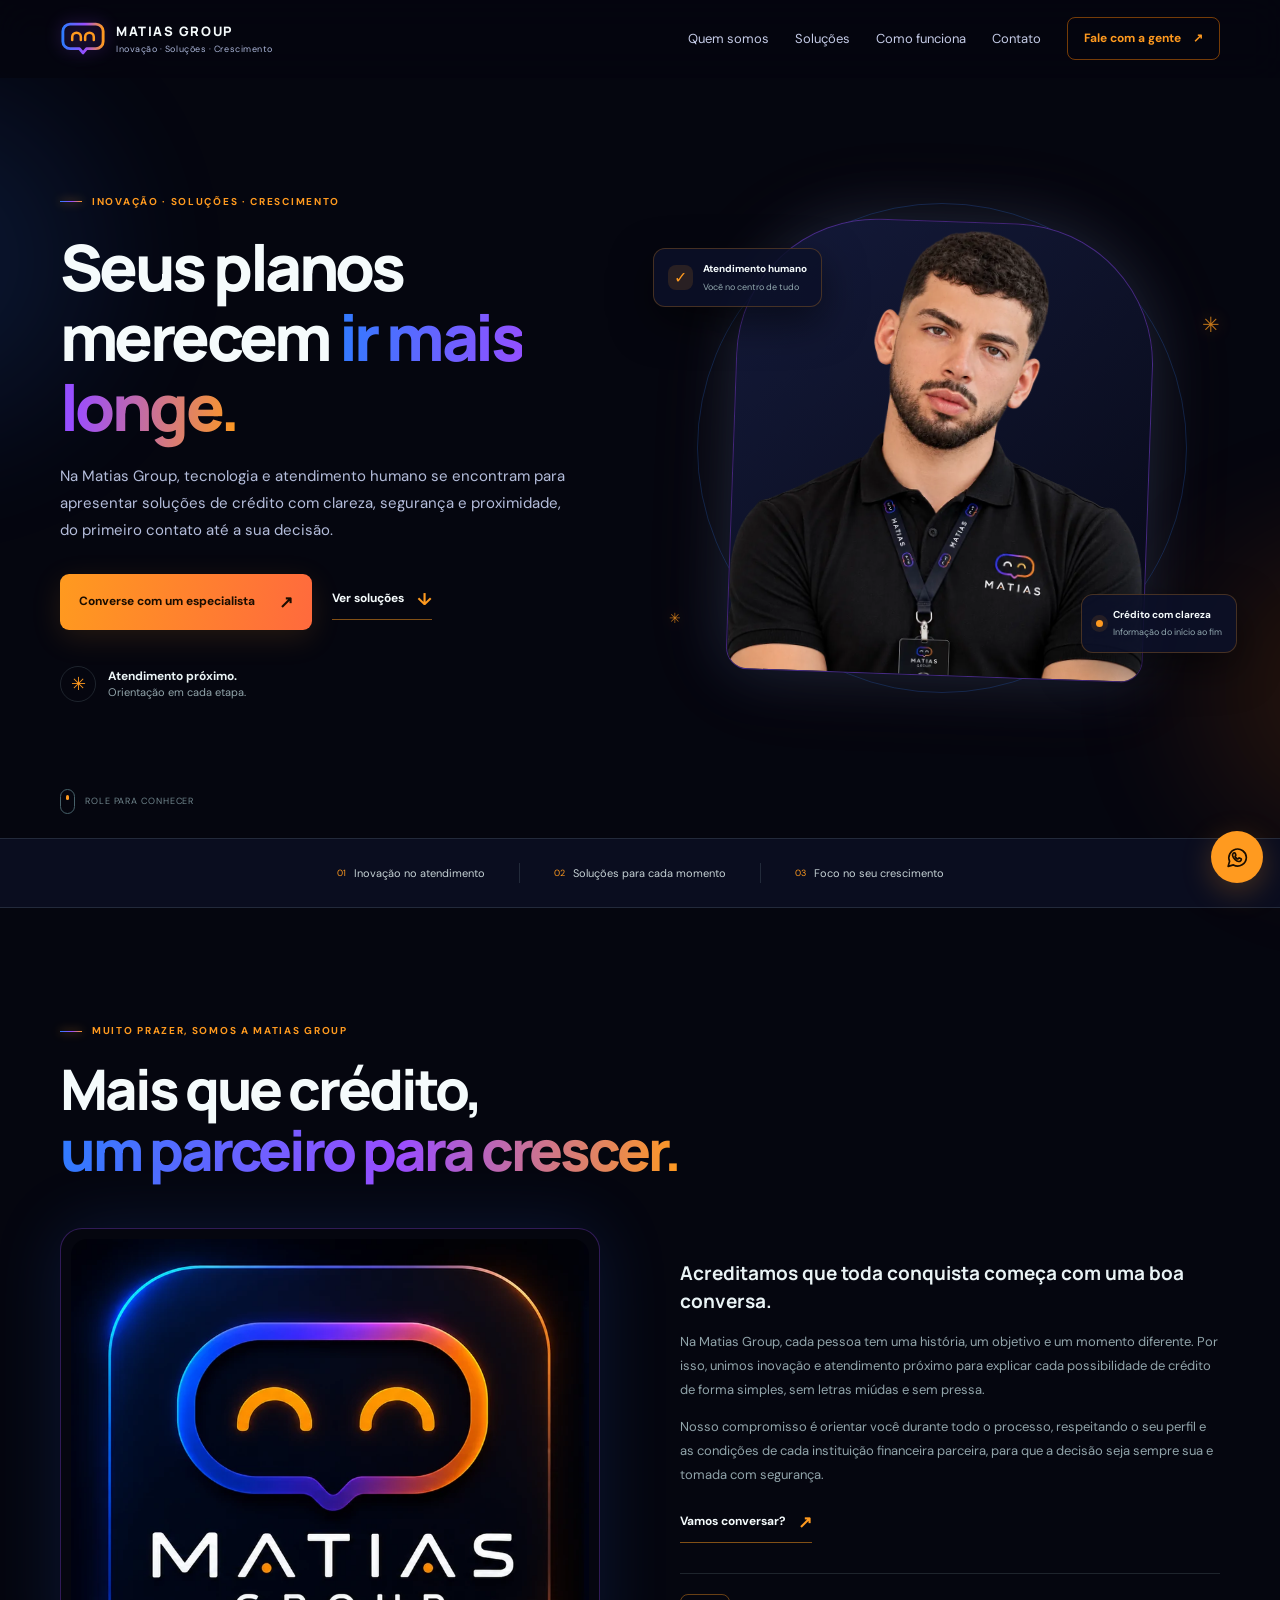
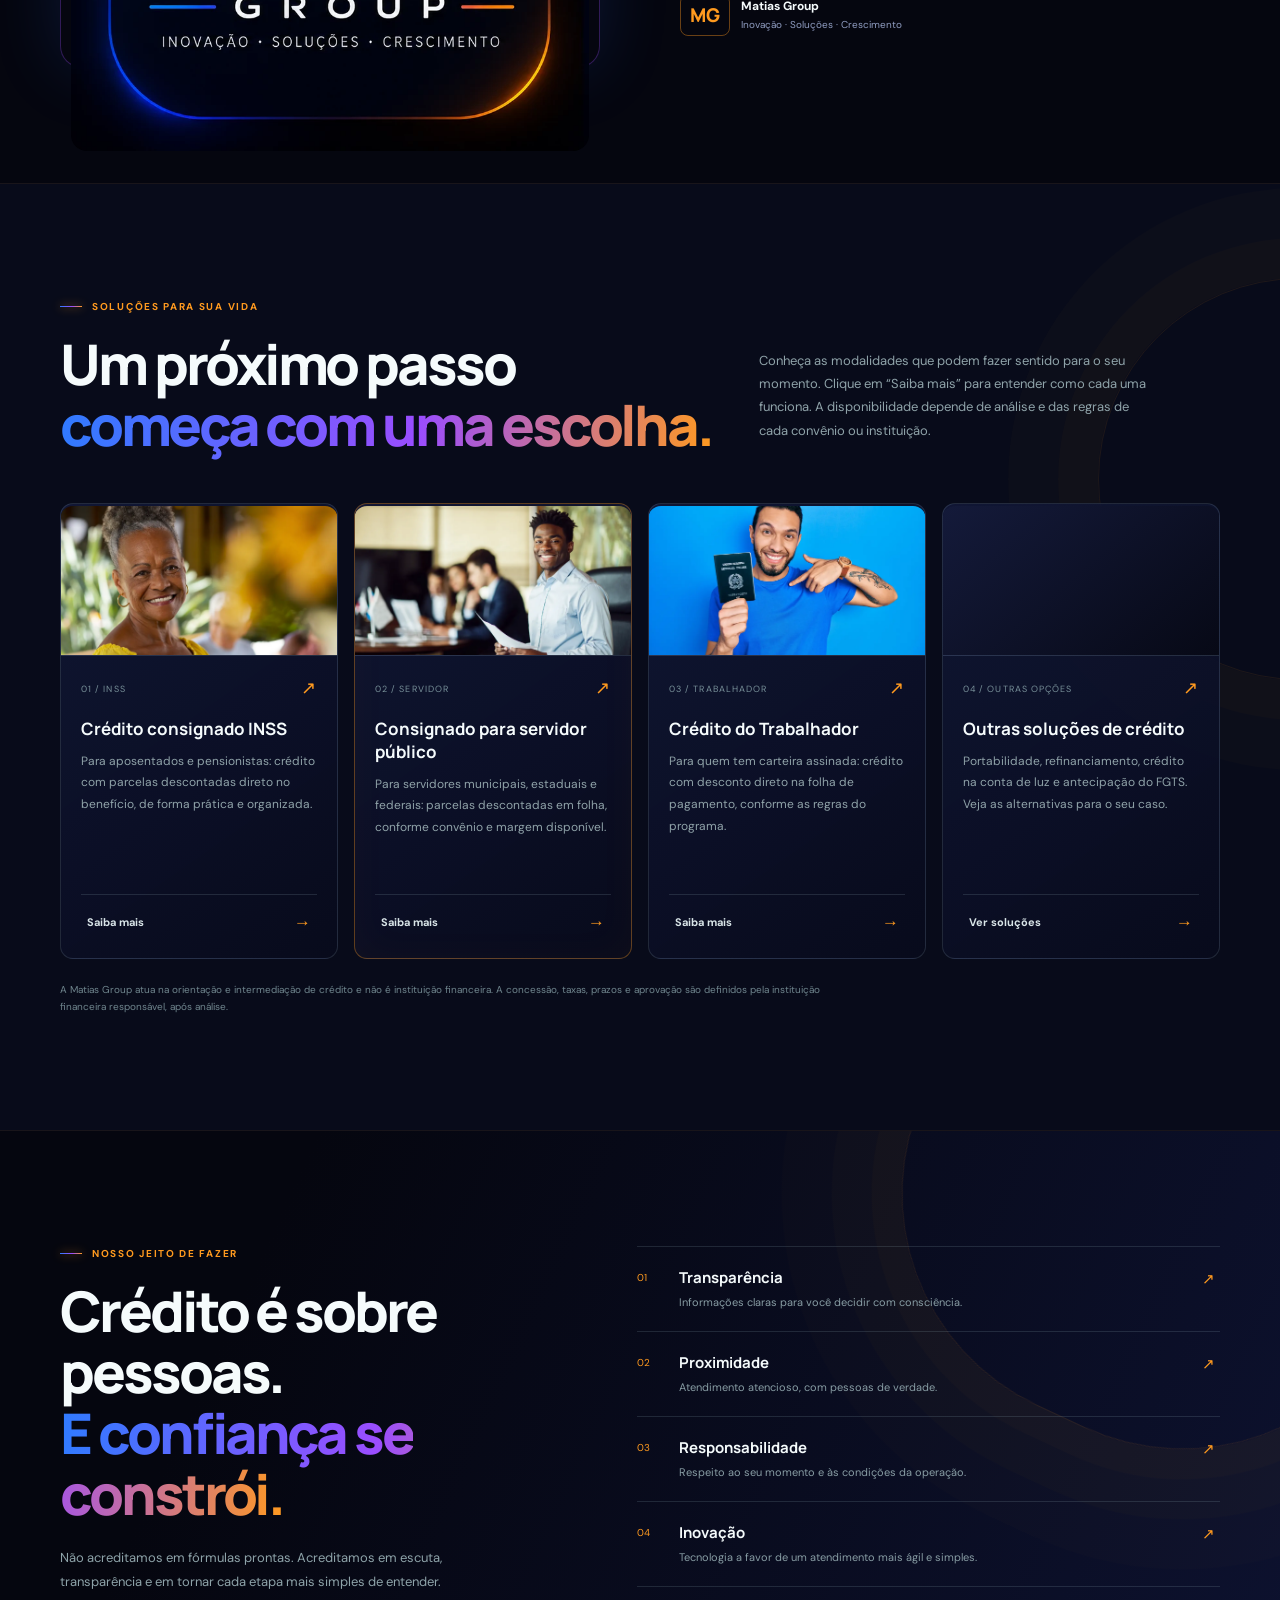
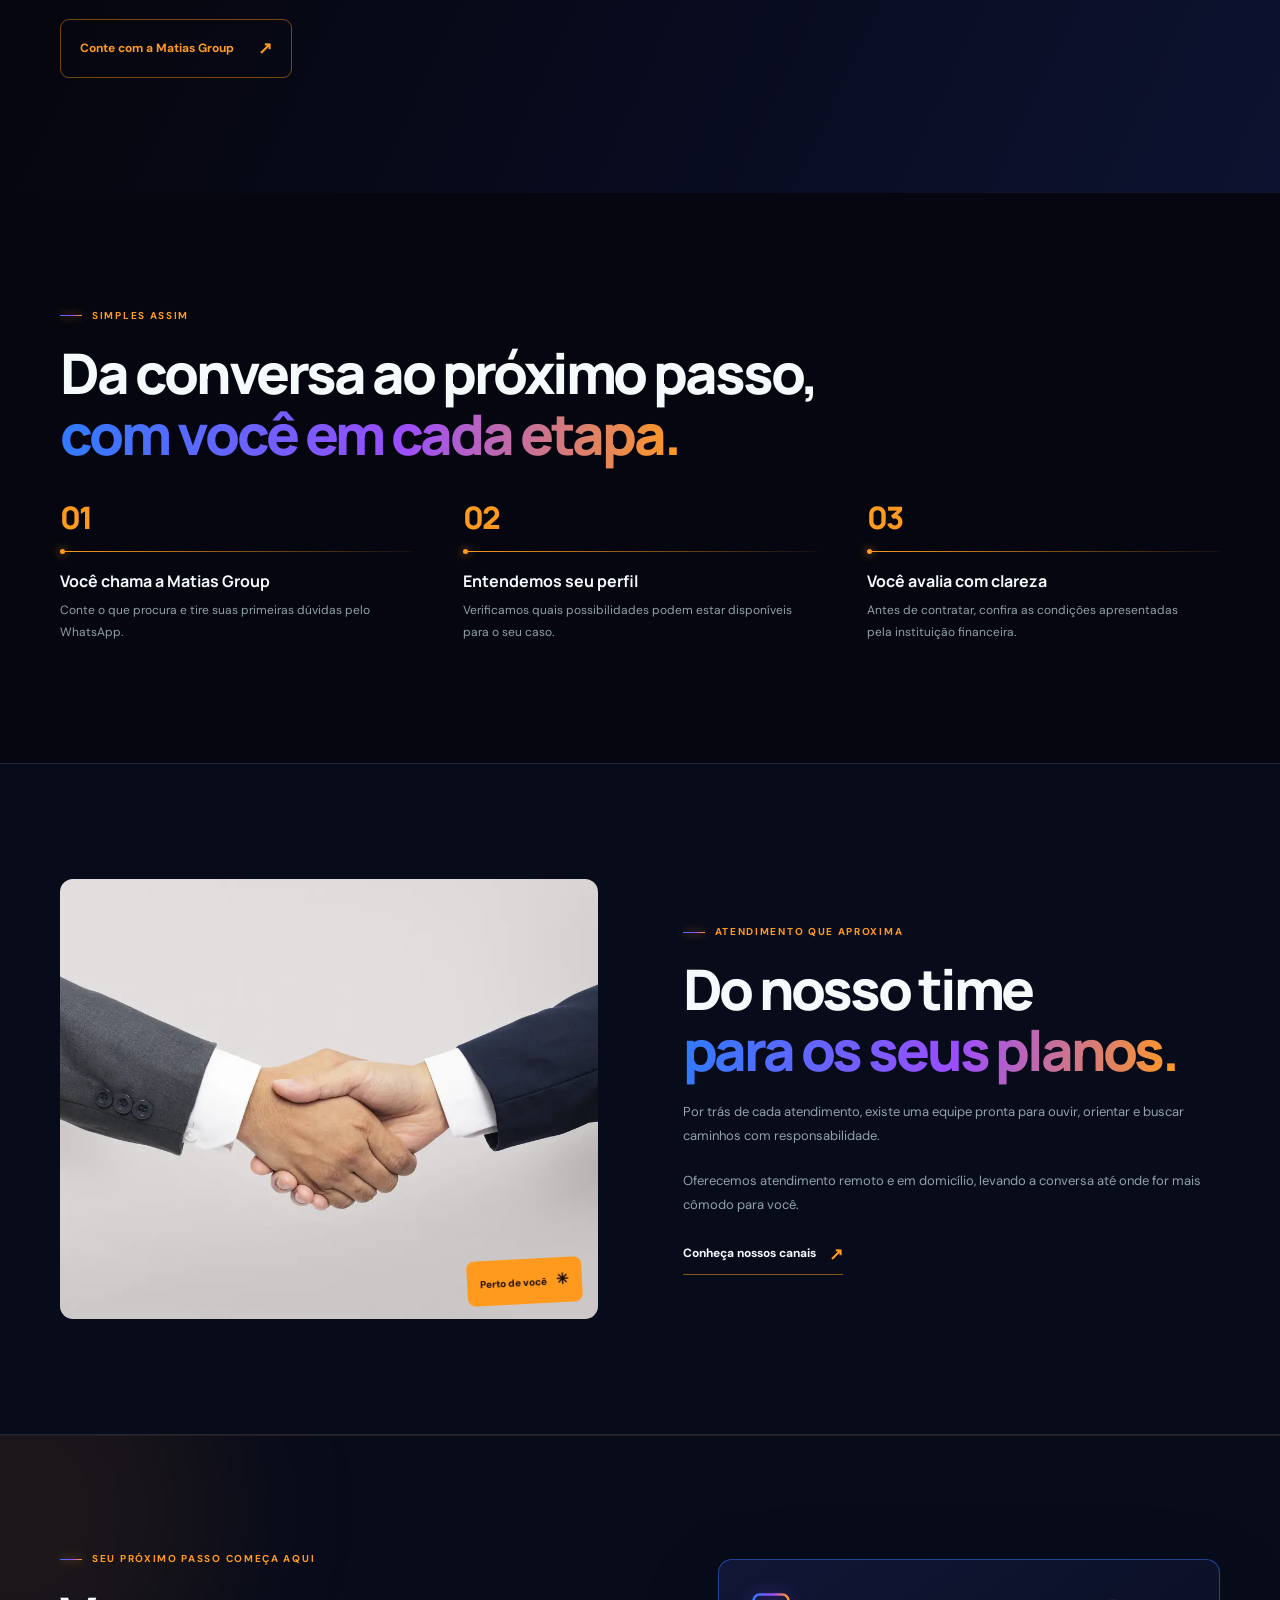
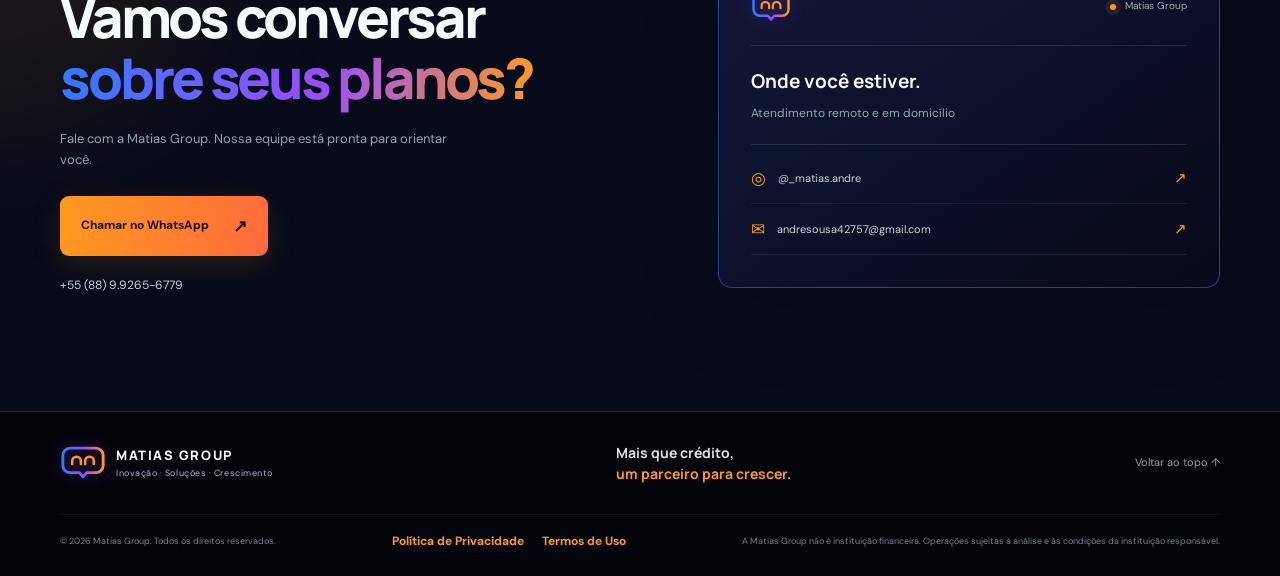
<file: index.html>
<!doctype html>
<html lang="pt-BR">
<head>
  <meta charset="utf-8">
  <meta name="referrer" content="strict-origin-when-cross-origin">
  <meta name="viewport" content="width=device-width, initial-scale=1">
  <meta name="theme-color" content="#05060f">
  <meta name="description" content="Matias Group — soluções de crédito com atendimento humano, orientação clara e proximidade. Conheça opções para INSS, servidores públicos, trabalhadores CLT e outras modalidades.">
  <meta name="robots" content="index, follow, max-image-preview:large">
  <link rel="canonical" href="https://matias-group.vercel.app/">
  <meta property="og:type" content="website">
  <meta property="og:locale" content="pt_BR">
  <meta property="og:site_name" content="Matias Group">
  <meta property="og:title" content="Matias Group | Inovação · Soluções · Crescimento">
  <meta property="og:description" content="Soluções de crédito com atendimento humano, orientação clara e proximidade.">
  <meta property="og:url" content="https://matias-group.vercel.app/">
  <meta property="og:image" content="https://matias-group.vercel.app/assets/logo-matias-group.webp">
  <meta name="twitter:card" content="summary_large_image">
  <meta name="twitter:title" content="Matias Group | Inovação · Soluções · Crescimento">
  <meta name="twitter:description" content="Soluções de crédito com atendimento humano, orientação clara e proximidade.">
  <meta name="twitter:image" content="https://matias-group.vercel.app/assets/logo-matias-group.webp">
  <title>Matias Group | Inovação · Soluções · Crescimento</title>
  <link rel="icon" type="image/png" href="assets/favicon.png">
  <link rel="preload" href="assets/fonts/manrope-latin-wght-normal.woff2" as="font" type="font/woff2" crossorigin>
  <link rel="preload" href="assets/fonts/dm-sans-latin-wght-normal.woff2" as="font" type="font/woff2" crossorigin>
  <link rel="preload" href="assets/foto-hero.webp" as="image" type="image/webp" fetchpriority="high">
  <link rel="stylesheet" href="style.css">
  <noscript><link rel="stylesheet" href="noscript.css"></noscript>
  <script src="script.js" defer></script>
</head>
<body>
  <div class="ambient ambient--one" aria-hidden="true"></div>
  <div class="ambient ambient--two" aria-hidden="true"></div>
  <div class="spark-field" aria-hidden="true"></div>

  <header class="site-header" id="topo">
    <a class="brand" href="#topo" aria-label="Matias Group — início">
      <svg class="brand-logo" viewBox="0 0 64 48" aria-hidden="true"><defs><linearGradient id="lg" x1="0" x2="1"><stop offset="0" stop-color="#2f7bff"/><stop offset=".55" stop-color="#9a4dff"/><stop offset="1" stop-color="#ff9a1f"/></linearGradient></defs><path d="M14 4h36a10 10 0 0 1 10 10v14a10 10 0 0 1-10 10H37l-5 6-5-6H14A10 10 0 0 1 4 28V14A10 10 0 0 1 14 4Z" fill="none" stroke="url(#lg)" stroke-width="4" stroke-linejoin="round"/><path d="M17 26v-4a6 6 0 0 1 12 0v4M35 26v-4a6 6 0 0 1 12 0v4" fill="none" stroke="#ff9a1f" stroke-width="3.5" stroke-linecap="round"/></svg>
      <span class="brand-copy"><strong>MATIAS GROUP</strong><small>Inovação · Soluções · Crescimento</small></span>
    </a>
    <button class="menu-toggle" aria-label="Abrir menu" aria-expanded="false" aria-controls="main-nav"><span></span><span></span><span></span></button>
    <nav class="main-nav" id="main-nav" aria-label="Navegação principal">
      <a href="#sobre">Quem somos</a><a href="#solucoes">Soluções</a><a href="#como-funciona">Como funciona</a><a href="#contato">Contato</a>
      <a class="nav-cta" href="https://wa.me/5588992656779" target="_blank" rel="noopener noreferrer">Fale com a gente <span>↗</span></a>
    </nav>
  </header>

  <main>
    <section class="hero section-shell" aria-labelledby="hero-title">
      <div class="hero-copy">
        <div class="eyebrow"><i></i> Inovação · Soluções · Crescimento</div>
        <h1 id="hero-title">Seus planos merecem <span>ir mais longe.</span></h1>
        <p>Na Matias Group, tecnologia e atendimento humano se encontram para apresentar soluções de crédito com clareza, segurança e proximidade, do primeiro contato até a sua decisão.</p>
        <div class="hero-actions">
          <a class="button button--primary" href="https://wa.me/5588992656779" target="_blank" rel="noopener noreferrer">Converse com um especialista <span>↗</span></a>
          <a class="text-link" href="#solucoes">Ver soluções <span>↓</span></a>
        </div>
        <div class="hero-proof"><span class="proof-icon">✳</span><span><strong>Atendimento próximo.</strong><br>Orientação em cada etapa.</span></div>
      </div>
      <div class="hero-visual">
        <div class="hero-orbit orbit-a"></div><div class="hero-orbit orbit-b"></div>
        <div class="hero-image image-frame">
          <!-- FOTO 01: atendente atendendo um cliente. Arquivo: assets/foto-hero.webp -->
          <img src="assets/foto-hero.webp" alt="Atendente da Matias Group atendendo um cliente" data-photo="hero" width="900" height="975" loading="eager" fetchpriority="high" decoding="async">
          <div class="image-fallback"><span>MATIAS</span><small>Foto do atendimento<br>assets/foto-hero.webp</small></div>
        </div>
        <div class="floating-card floating-card--top"><span class="mini-icon">✓</span><div><strong>Atendimento humano</strong><small>Você no centro de tudo</small></div></div>
        <div class="floating-card floating-card--bottom"><span class="pulse-dot"></span><div><strong>Crédito com clareza</strong><small>Informação do início ao fim</small></div></div>
        <span class="visual-cross cross-one">✳</span><span class="visual-cross cross-two">✳</span>
      </div>
      <a class="scroll-cue" href="#sobre"><span></span>Role para conhecer</a>
    </section>

    <section class="trust-strip" aria-label="Diferenciais">
      <div><span>01</span> Inovação no atendimento</div><i></i><div><span>02</span> Soluções para cada momento</div><i></i><div><span>03</span> Foco no seu crescimento</div>
    </section>

    <section class="about section-shell section-pad" id="sobre">
      <div class="section-heading reveal">
        <div class="eyebrow"><i></i> Muito prazer, somos a Matias Group</div>
        <h2>Mais que crédito,<br><span>um parceiro para crescer.</span></h2>
      </div>
      <div class="about-grid">
        <div class="about-photo about-photo--logo reveal">
          <img src="assets/logo-matias-group.webp" alt="Logomarca Matias Group" width="800" height="791" loading="lazy" decoding="async">
        </div>
        <div class="about-content reveal">
          <p class="lead">Acreditamos que toda conquista começa com uma boa conversa.</p>
          <p>Na Matias Group, cada pessoa tem uma história, um objetivo e um momento diferente. Por isso, unimos inovação e atendimento próximo para explicar cada possibilidade de crédito de forma simples, sem letras miúdas e sem pressa.</p>
          <p>Nosso compromisso é orientar você durante todo o processo, respeitando o seu perfil e as condições de cada instituição financeira parceira, para que a decisão seja sempre sua e tomada com segurança.</p>
          <a class="text-link" href="#contato">Vamos conversar? <span>↗</span></a>
          <div class="about-signature"><span class="signature-mark">MG</span><span><strong>Matias Group</strong><small>Inovação · Soluções · Crescimento</small></span></div>
        </div>
      </div>
    </section>

    <section class="solutions section-pad" id="solucoes">
      <div class="section-shell">
        <div class="section-heading section-heading--split reveal">
          <div><div class="eyebrow"><i></i> Soluções para sua vida</div><h2>Um próximo passo<br><span>começa com uma escolha.</span></h2></div>
          <p>Conheça as modalidades que podem fazer sentido para o seu momento. Clique em “Saiba mais” para entender como cada uma funciona. A disponibilidade depende de análise e das regras de cada convênio ou instituição.</p>
        </div>
        <div class="solution-grid">
          <article class="solution-card reveal">
            <div class="solution-media image-frame"><img src="assets/servico-inss.webp" alt="Aposentada e pensionista conhecendo o consignado INSS" width="1200" height="801" loading="lazy" decoding="async"><div class="image-fallback"><span>INSS</span><small>assets/servico-inss.webp</small></div></div>
            <div class="solution-top"><span class="solution-number">01 / INSS</span><span class="card-arrow">↗</span></div>
            <h3>Crédito consignado INSS</h3>
            <p>Para aposentados e pensionistas: crédito com parcelas descontadas direto no benefício, de forma prática e organizada.</p>
            <button type="button" class="card-link" data-service="inss">Saiba mais <span>→</span></button>
          </article>
          <article class="solution-card solution-card--featured reveal">
            <div class="solution-media image-frame"><img src="assets/servico-servidor.webp" alt="Servidor público conhecendo o consignado" width="1200" height="795" loading="lazy" decoding="async"><div class="image-fallback"><span>SERVIDOR</span><small>assets/servico-servidor.webp</small></div></div>
            <div class="solution-top"><span class="solution-number">02 / SERVIDOR</span><span class="card-arrow">↗</span></div>
            <h3>Consignado para servidor público</h3>
            <p>Para servidores municipais, estaduais e federais: parcelas descontadas em folha, conforme convênio e margem disponível.</p>
            <button type="button" class="card-link" data-service="servidor">Saiba mais <span>→</span></button>
          </article>
          <article class="solution-card reveal">
            <div class="solution-media image-frame"><img src="assets/servico-trabalhador.webp" alt="Trabalhador com carteira assinada conhecendo o Crédito do Trabalhador" width="1200" height="800" loading="lazy" decoding="async"><div class="image-fallback"><span>CLT</span><small>assets/servico-trabalhador.webp</small></div></div>
            <div class="solution-top"><span class="solution-number">03 / TRABALHADOR</span><span class="card-arrow">↗</span></div>
            <h3>Crédito do Trabalhador</h3>
            <p>Para quem tem carteira assinada: crédito com desconto direto na folha de pagamento, conforme as regras do programa.</p>
            <button type="button" class="card-link" data-service="trabalhador">Saiba mais <span>→</span></button>
          </article>
          <article class="solution-card reveal">
            <div class="solution-media image-frame"><img src="assets/servico-outras.webp" alt="Outras soluções de crédito da Matias Group" width="740" height="423" loading="lazy" decoding="async"><div class="image-fallback"><span>+</span><small>assets/servico-outras.webp</small></div></div>
            <div class="solution-top"><span class="solution-number">04 / OUTRAS OPÇÕES</span><span class="card-arrow">↗</span></div>
            <h3>Outras soluções de crédito</h3>
            <p>Portabilidade, refinanciamento, crédito na conta de luz e antecipação do FGTS. Veja as alternativas para o seu caso.</p>
            <button type="button" class="card-link" data-service="outras">Ver soluções <span>→</span></button>
          </article>
        </div>
        <p class="section-note reveal">A Matias Group atua na orientação e intermediação de crédito e não é instituição financeira. A concessão, taxas, prazos e aprovação são definidos pela instituição financeira responsável, após análise.</p>
      </div>
    </section>

    <section class="manifesto section-pad" id="diferenciais">
      <div class="manifesto-wave" aria-hidden="true"></div>
      <div class="section-shell manifesto-grid">
        <div class="manifesto-copy reveal">
          <div class="eyebrow"><i></i> Nosso jeito de fazer</div>
          <h2>Crédito é sobre pessoas.<br><span>E confiança se constrói.</span></h2>
          <p>Não acreditamos em fórmulas prontas. Acreditamos em escuta, transparência e em tornar cada etapa mais simples de entender.</p>
          <a class="button button--outline" href="https://wa.me/5588992656779" target="_blank" rel="noopener noreferrer">Conte com a Matias Group <span>↗</span></a>
        </div>
        <div class="value-list">
          <article class="value-item reveal"><span>01</span><div><h3>Transparência</h3><p>Informações claras para você decidir com consciência.</p></div><b>↗</b></article>
          <article class="value-item reveal"><span>02</span><div><h3>Proximidade</h3><p>Atendimento atencioso, com pessoas de verdade.</p></div><b>↗</b></article>
          <article class="value-item reveal"><span>03</span><div><h3>Responsabilidade</h3><p>Respeito ao seu momento e às condições da operação.</p></div><b>↗</b></article>
          <article class="value-item reveal"><span>04</span><div><h3>Inovação</h3><p>Tecnologia a favor de um atendimento mais ágil e simples.</p></div><b>↗</b></article>
        </div>
      </div>
    </section>

    <section class="journey section-shell section-pad" id="como-funciona">
      <div class="section-heading reveal"><div class="eyebrow"><i></i> Simples assim</div><h2>Da conversa ao próximo passo,<br><span>com você em cada etapa.</span></h2></div>
      <div class="journey-grid">
        <article class="journey-step reveal"><span class="step-index">01</span><div class="step-line"></div><h3>Você chama a Matias Group</h3><p>Conte o que procura e tire suas primeiras dúvidas pelo WhatsApp.</p></article>
        <article class="journey-step reveal"><span class="step-index">02</span><div class="step-line"></div><h3>Entendemos seu perfil</h3><p>Verificamos quais possibilidades podem estar disponíveis para o seu caso.</p></article>
        <article class="journey-step reveal"><span class="step-index">03</span><div class="step-line"></div><h3>Você avalia com clareza</h3><p>Antes de contratar, confira as condições apresentadas pela instituição financeira.</p></article>
      </div>
    </section>

    <section class="team-section section-pad">
      <div class="section-shell team-grid">
        <div class="team-image image-frame reveal">
          <!-- FOTO 03: equipe. Arquivo: assets/foto-equipe.webp -->
          <img src="assets/foto-equipe.webp" alt="Equipe da Matias Group" data-photo="equipe" width="1200" height="800" loading="lazy" decoding="async">
          <div class="image-fallback"><span>NOSSO TIME</span><small>Foto da equipe<br>assets/foto-equipe.webp</small></div>
          <div class="team-sticker">Perto de você <span>✳</span></div>
        </div>
        <div class="team-copy reveal">
          <div class="eyebrow"><i></i> Atendimento que aproxima</div>
          <h2>Do nosso time<br><span>para os seus planos.</span></h2>
          <p>Por trás de cada atendimento, existe uma equipe pronta para ouvir, orientar e buscar caminhos com responsabilidade.</p>
          <p>Oferecemos atendimento remoto e em domicílio, levando a conversa até onde for mais cômodo para você.</p>
          <a class="text-link" href="#contato">Conheça nossos canais <span>↗</span></a>
        </div>
      </div>
    </section>

    <section class="contact section-pad" id="contato">
      <div class="contact-glow" aria-hidden="true"></div>
      <div class="section-shell contact-grid">
        <div class="contact-copy reveal">
          <div class="eyebrow"><i></i> Seu próximo passo começa aqui</div>
          <h2>Vamos conversar<br><span>sobre seus planos?</span></h2>
          <p>Fale com a Matias Group. Nossa equipe está pronta para orientar você.</p>
          <a class="button button--primary button--large" href="https://wa.me/5588992656779" target="_blank" rel="noopener noreferrer">Chamar no WhatsApp <span>↗</span></a>
          <div class="contact-phones"><a href="https://wa.me/5588992656779" target="_blank" rel="noopener noreferrer">+55 (88) 9.9265-6779</a></div>
        </div>
        <div class="contact-card reveal">
          <div class="contact-card-head"><svg class="brand-logo brand-logo--small" viewBox="0 0 64 48" aria-hidden="true"><path d="M14 4h36a10 10 0 0 1 10 10v14a10 10 0 0 1-10 10H37l-5 6-5-6H14A10 10 0 0 1 4 28V14A10 10 0 0 1 14 4Z" fill="none" stroke="url(#lg)" stroke-width="4" stroke-linejoin="round"/><path d="M17 26v-4a6 6 0 0 1 12 0v4M35 26v-4a6 6 0 0 1 12 0v4" fill="none" stroke="#ff9a1f" stroke-width="3.5" stroke-linecap="round"/></svg><span class="status"><i></i> Matias Group</span></div>
          <h3>Onde você estiver.</h3>
          <p>Atendimento remoto e em domicílio</p>
          <div class="contact-divider"></div>
          <a class="contact-detail" href="https://www.instagram.com/_matias.andre/" target="_blank" rel="noopener noreferrer"><span>◎</span>@_matias.andre <b>↗</b></a>
          <a class="contact-detail" href="mailto:andresousa42757@gmail.com"><span>✉</span>andresousa42757@gmail.com <b>↗</b></a>
        </div>
      </div>
    </section>
  </main>

  <footer class="site-footer">
    <div class="section-shell footer-main">
      <a class="brand" href="#topo"><svg class="brand-logo" viewBox="0 0 64 48" aria-hidden="true"><path d="M14 4h36a10 10 0 0 1 10 10v14a10 10 0 0 1-10 10H37l-5 6-5-6H14A10 10 0 0 1 4 28V14A10 10 0 0 1 14 4Z" fill="none" stroke="url(#lg)" stroke-width="4" stroke-linejoin="round"/><path d="M17 26v-4a6 6 0 0 1 12 0v4M35 26v-4a6 6 0 0 1 12 0v4" fill="none" stroke="#ff9a1f" stroke-width="3.5" stroke-linecap="round"/></svg><span class="brand-copy"><strong>MATIAS GROUP</strong><small>Inovação · Soluções · Crescimento</small></span></a>
      <p>Mais que crédito,<br><span>um parceiro para crescer.</span></p>
      <a class="back-top" href="#topo">Voltar ao topo ↑</a>
    </div>
    <div class="section-shell footer-bottom">
      <span>© <span id="current-year">2026</span> Matias Group. Todos os direitos reservados.</span>
      <nav class="footer-legal-links" aria-label="Informações legais">
        <a href="/privacidade/">Política de Privacidade</a>
        <a href="/termos/">Termos de Uso</a>
      </nav>
      <span class="footer-disclaimer">A Matias Group não é instituição financeira. Operações sujeitas à análise e às condições da instituição responsável.</span>
    </div>
  </footer>

  <a class="whatsapp-float" href="https://wa.me/5588992656779" target="_blank" rel="noopener noreferrer" aria-label="Fale com a Matias Group pelo WhatsApp">
    <svg viewBox="0 0 24 24" aria-hidden="true"><path d="M20.5 11.7a8.4 8.4 0 0 1-12.4 7.4L3 20.5l1.4-4.9A8.4 8.4 0 1 1 20.5 11.7Z"/><path d="M8.2 7.8c.2-.4.4-.4.7-.4h.4c.2 0 .3.1.4.4l.7 1.7c.1.2.1.4-.1.6l-.5.6c-.2.2-.2.4 0 .6.5.9 1.2 1.6 2.1 2.1.2.1.4.1.6-.1l.7-.8c.2-.2.4-.2.6-.1l1.6.8c.2.1.3.3.3.5 0 .4-.2 1.1-.7 1.5-.5.5-1.2.7-1.9.6-1-.1-2.2-.7-3.4-1.8-1.4-1.3-2.2-2.8-2.4-3.8-.2-.8.1-1.6.5-2.1Z"/></svg>
  </a>

  <div class="modal" id="modal" role="dialog" aria-modal="true" aria-labelledby="modal-title" hidden>
    <div class="modal-backdrop" data-close></div>
    <div class="modal-panel" tabindex="-1">
      <button type="button" class="modal-close" data-close aria-label="Fechar">×</button>
      <div class="modal-body" id="modal-body"></div>
    </div>
  </div>
</body>
</html>
</file>
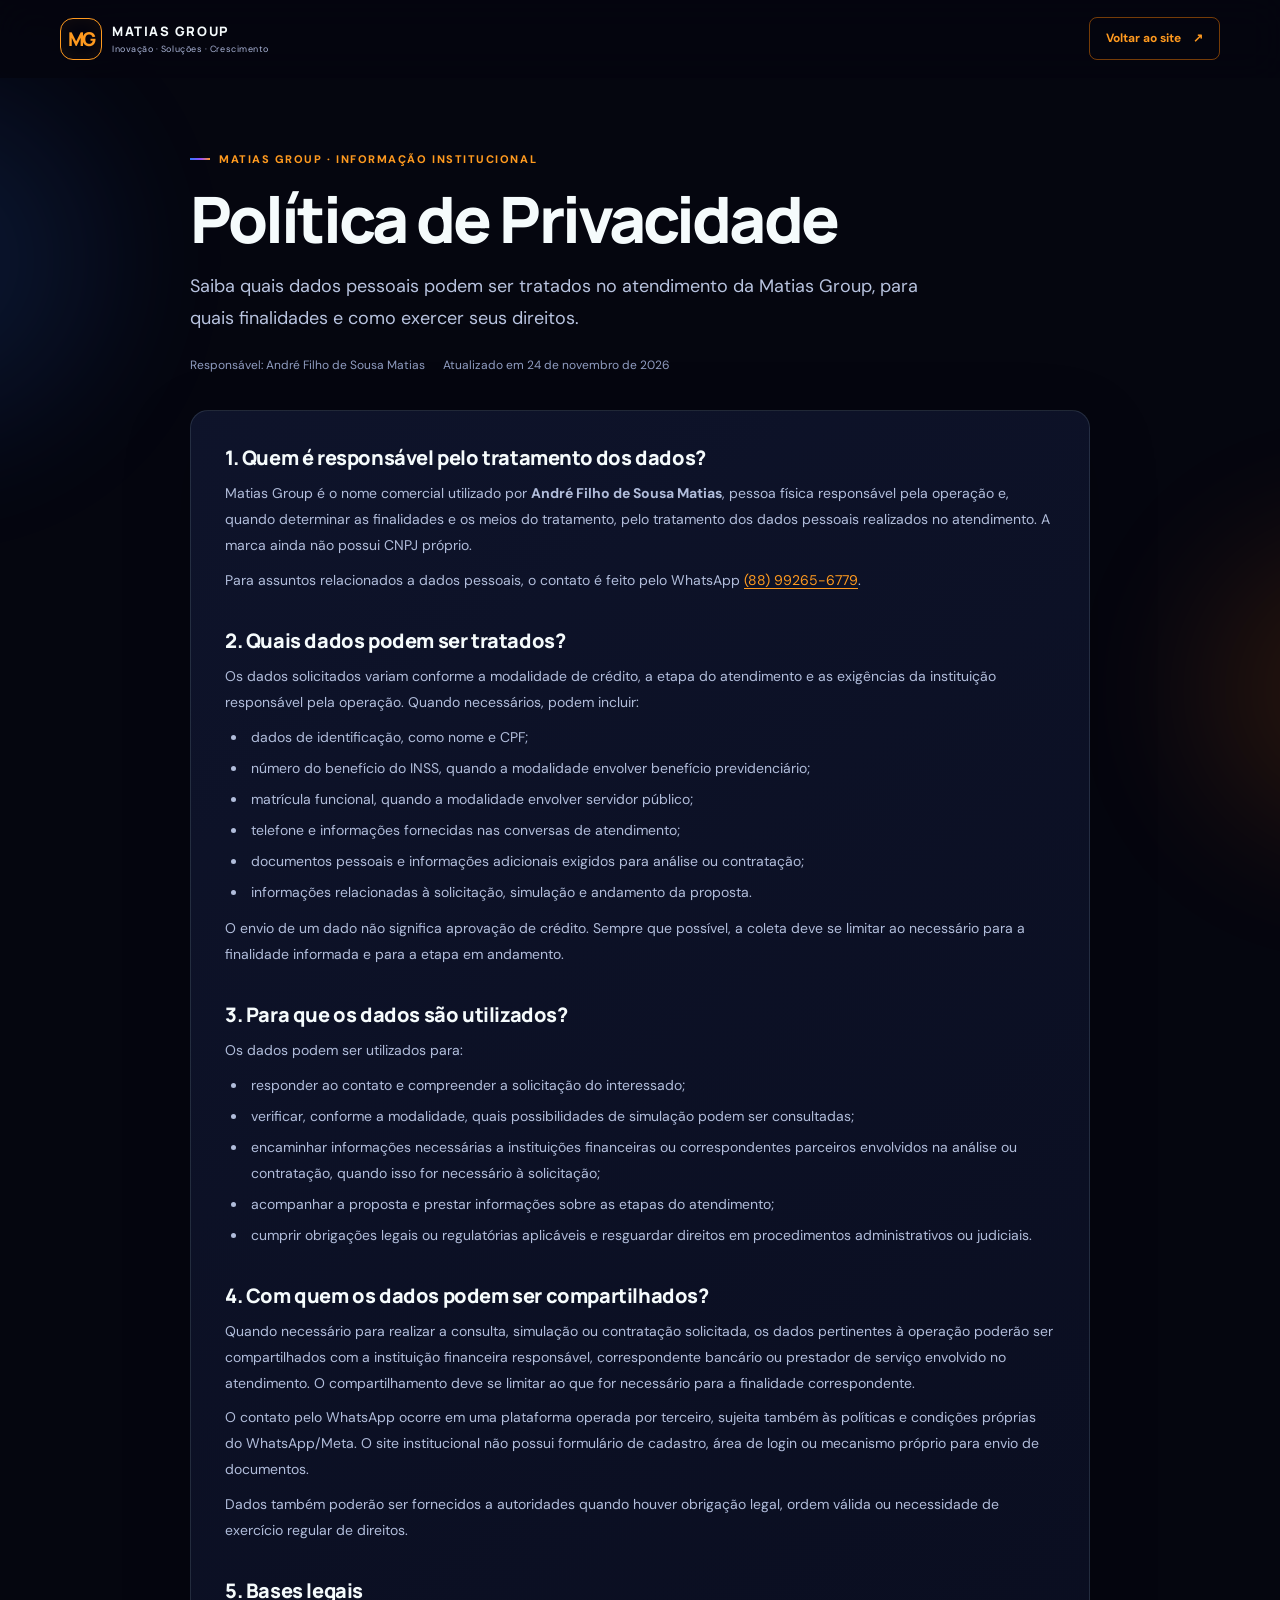
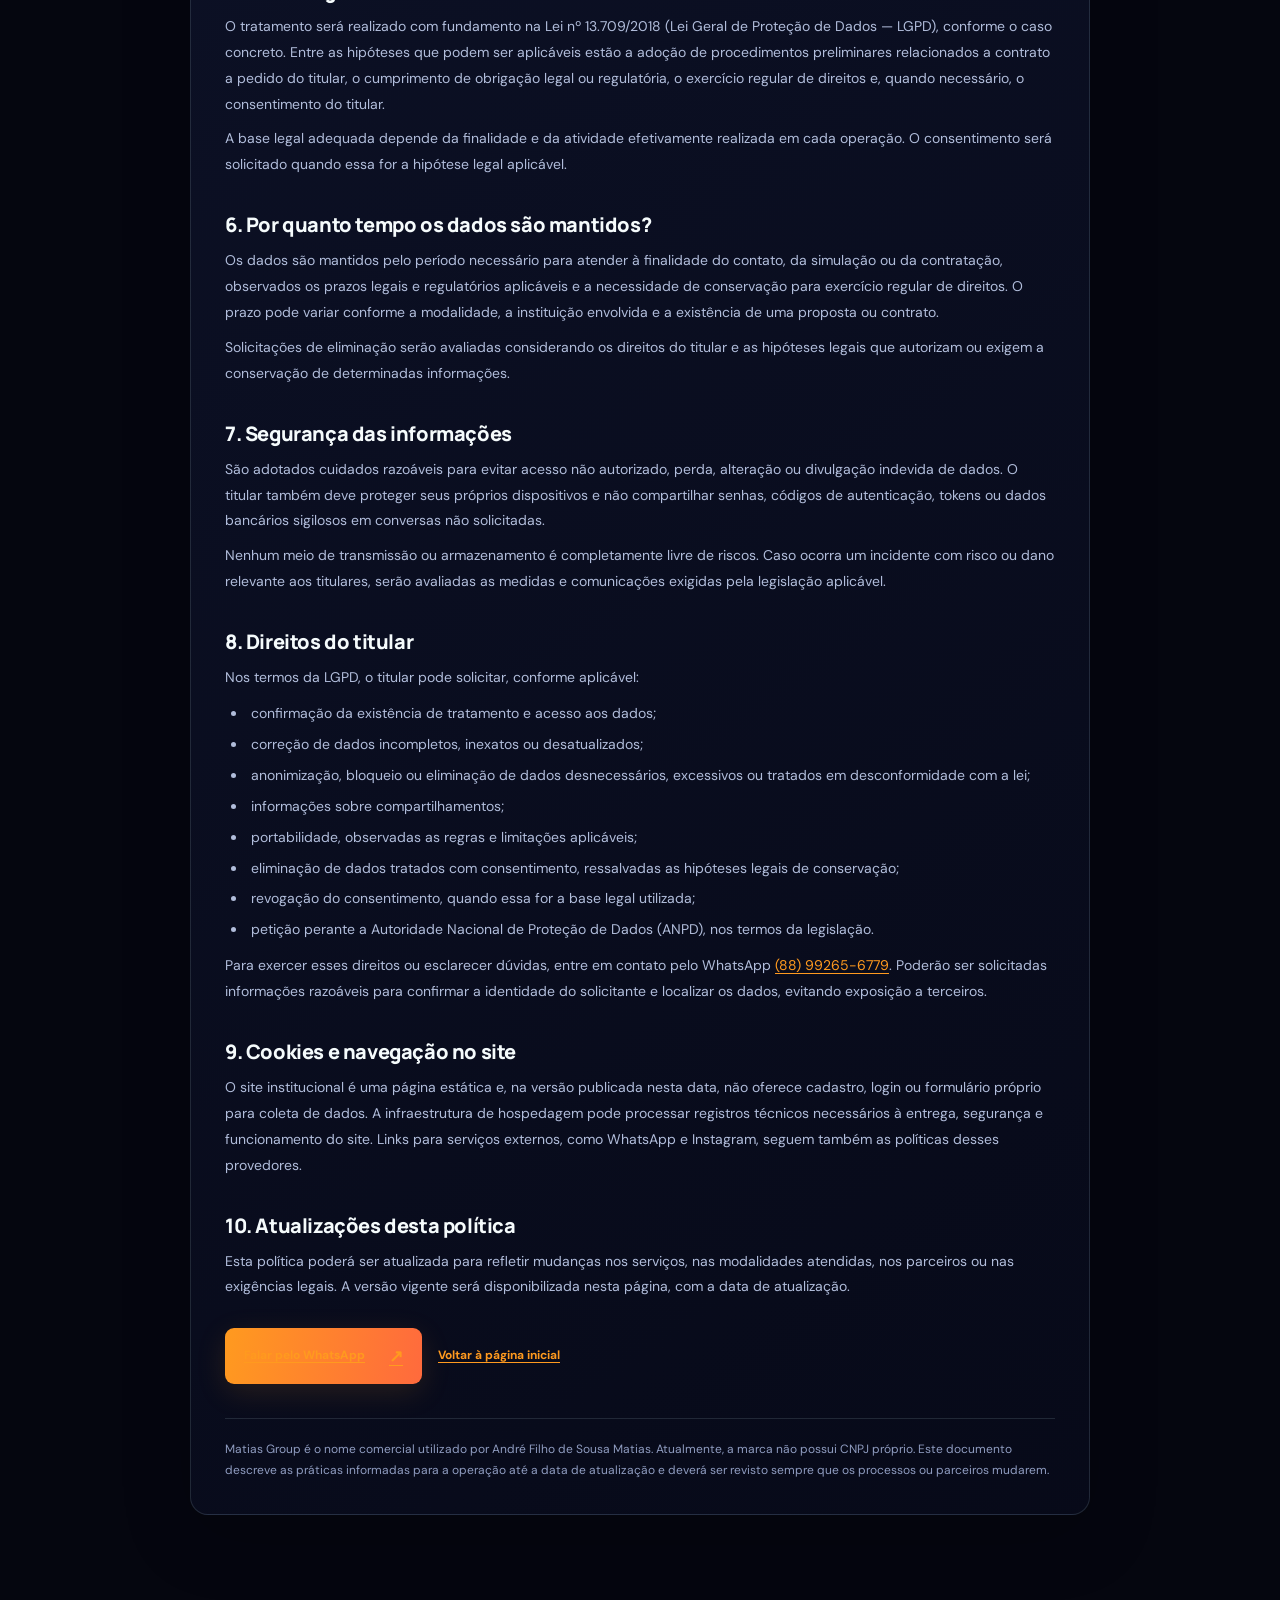
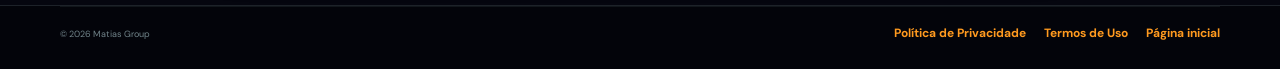
<file: privacidade/index.html>
<!doctype html>
<html lang="pt-BR">
<head>
  <meta charset="utf-8">
  <meta name="viewport" content="width=device-width, initial-scale=1">
  <meta name="theme-color" content="#05060f">
  <meta name="description" content="Saiba quais dados pessoais podem ser tratados no atendimento da Matias Group, para quais finalidades e como exercer seus direitos.">
  <meta name="robots" content="index, follow">
  <link rel="canonical" href="https://matias-group.vercel.app/privacidade/">
  <meta property="og:type" content="website">
  <meta property="og:locale" content="pt_BR">
  <meta property="og:site_name" content="Matias Group">
  <meta property="og:title" content="Política de Privacidade | Matias Group">
  <meta property="og:description" content="Saiba quais dados pessoais podem ser tratados no atendimento da Matias Group, para quais finalidades e como exercer seus direitos.">
  <meta property="og:url" content="https://matias-group.vercel.app/privacidade/">
  <meta property="og:image" content="https://matias-group.vercel.app/assets/logo-matias-group.webp">
  <title>Política de Privacidade | Matias Group</title>
  <link rel="icon" type="image/png" href="../assets/favicon.png">
  <link rel="preload" href="../assets/fonts/manrope-latin-wght-normal.woff2" as="font" type="font/woff2" crossorigin>
  <link rel="preload" href="../assets/fonts/dm-sans-latin-wght-normal.woff2" as="font" type="font/woff2" crossorigin>
  <link rel="stylesheet" href="../style.css">
</head>
<body>
  <div class="ambient ambient--one" aria-hidden="true"></div>
  <div class="ambient ambient--two" aria-hidden="true"></div>
  <header class="site-header">
    <a class="brand" href="/" aria-label="Matias Group — página inicial">
      <span class="brand-mark" aria-hidden="true">MG</span>
      <span class="brand-copy"><strong>MATIAS GROUP</strong><small>Inovação · Soluções · Crescimento</small></span>
    </a>
    <a class="nav-cta" href="/" aria-label="Voltar ao site">Voltar ao site <span>↗</span></a>
  </header>
  <main class="legal-main">
    <div class="legal-wrap">
      <div class="legal-kicker">Matias Group · Informação institucional</div>
      <h1 class="legal-title">Política de Privacidade</h1>
      <p class="legal-lead">Saiba quais dados pessoais podem ser tratados no atendimento da Matias Group, para quais finalidades e como exercer seus direitos.</p>
      <div class="legal-meta"><span>Responsável: André Filho de Sousa Matias</span><span>Atualizado em 24 de novembro de 2026</span></div>
      <article class="legal-card legal-content">
        
<h2>1. Quem é responsável pelo tratamento dos dados?</h2>
<p>Matias Group é o nome comercial utilizado por <strong>André Filho de Sousa Matias</strong>, pessoa física responsável pela operação e, quando determinar as finalidades e os meios do tratamento, pelo tratamento dos dados pessoais realizados no atendimento. A marca ainda não possui CNPJ próprio.</p>
<p>Para assuntos relacionados a dados pessoais, o contato é feito pelo WhatsApp <a href="https://wa.me/5588992656779" target="_blank" rel="noopener noreferrer">(88) 99265-6779</a>.</p>

<h2>2. Quais dados podem ser tratados?</h2>
<p>Os dados solicitados variam conforme a modalidade de crédito, a etapa do atendimento e as exigências da instituição responsável pela operação. Quando necessários, podem incluir:</p>
<ul>
  <li>dados de identificação, como nome e CPF;</li>
  <li>número do benefício do INSS, quando a modalidade envolver benefício previdenciário;</li>
  <li>matrícula funcional, quando a modalidade envolver servidor público;</li>
  <li>telefone e informações fornecidas nas conversas de atendimento;</li>
  <li>documentos pessoais e informações adicionais exigidos para análise ou contratação;</li>
  <li>informações relacionadas à solicitação, simulação e andamento da proposta.</li>
</ul>
<p>O envio de um dado não significa aprovação de crédito. Sempre que possível, a coleta deve se limitar ao necessário para a finalidade informada e para a etapa em andamento.</p>

<h2>3. Para que os dados são utilizados?</h2>
<p>Os dados podem ser utilizados para:</p>
<ul>
  <li>responder ao contato e compreender a solicitação do interessado;</li>
  <li>verificar, conforme a modalidade, quais possibilidades de simulação podem ser consultadas;</li>
  <li>encaminhar informações necessárias a instituições financeiras ou correspondentes parceiros envolvidos na análise ou contratação, quando isso for necessário à solicitação;</li>
  <li>acompanhar a proposta e prestar informações sobre as etapas do atendimento;</li>
  <li>cumprir obrigações legais ou regulatórias aplicáveis e resguardar direitos em procedimentos administrativos ou judiciais.</li>
</ul>

<h2>4. Com quem os dados podem ser compartilhados?</h2>
<p>Quando necessário para realizar a consulta, simulação ou contratação solicitada, os dados pertinentes à operação poderão ser compartilhados com a instituição financeira responsável, correspondente bancário ou prestador de serviço envolvido no atendimento. O compartilhamento deve se limitar ao que for necessário para a finalidade correspondente.</p>
<p>O contato pelo WhatsApp ocorre em uma plataforma operada por terceiro, sujeita também às políticas e condições próprias do WhatsApp/Meta. O site institucional não possui formulário de cadastro, área de login ou mecanismo próprio para envio de documentos.</p>
<p>Dados também poderão ser fornecidos a autoridades quando houver obrigação legal, ordem válida ou necessidade de exercício regular de direitos.</p>

<h2>5. Bases legais</h2>
<p>O tratamento será realizado com fundamento na Lei nº 13.709/2018 (Lei Geral de Proteção de Dados — LGPD), conforme o caso concreto. Entre as hipóteses que podem ser aplicáveis estão a adoção de procedimentos preliminares relacionados a contrato a pedido do titular, o cumprimento de obrigação legal ou regulatória, o exercício regular de direitos e, quando necessário, o consentimento do titular.</p>
<p>A base legal adequada depende da finalidade e da atividade efetivamente realizada em cada operação. O consentimento será solicitado quando essa for a hipótese legal aplicável.</p>

<h2>6. Por quanto tempo os dados são mantidos?</h2>
<p>Os dados são mantidos pelo período necessário para atender à finalidade do contato, da simulação ou da contratação, observados os prazos legais e regulatórios aplicáveis e a necessidade de conservação para exercício regular de direitos. O prazo pode variar conforme a modalidade, a instituição envolvida e a existência de uma proposta ou contrato.</p>
<p>Solicitações de eliminação serão avaliadas considerando os direitos do titular e as hipóteses legais que autorizam ou exigem a conservação de determinadas informações.</p>

<h2>7. Segurança das informações</h2>
<p>São adotados cuidados razoáveis para evitar acesso não autorizado, perda, alteração ou divulgação indevida de dados. O titular também deve proteger seus próprios dispositivos e não compartilhar senhas, códigos de autenticação, tokens ou dados bancários sigilosos em conversas não solicitadas.</p>
<p>Nenhum meio de transmissão ou armazenamento é completamente livre de riscos. Caso ocorra um incidente com risco ou dano relevante aos titulares, serão avaliadas as medidas e comunicações exigidas pela legislação aplicável.</p>

<h2>8. Direitos do titular</h2>
<p>Nos termos da LGPD, o titular pode solicitar, conforme aplicável:</p>
<ul>
  <li>confirmação da existência de tratamento e acesso aos dados;</li>
  <li>correção de dados incompletos, inexatos ou desatualizados;</li>
  <li>anonimização, bloqueio ou eliminação de dados desnecessários, excessivos ou tratados em desconformidade com a lei;</li>
  <li>informações sobre compartilhamentos;</li>
  <li>portabilidade, observadas as regras e limitações aplicáveis;</li>
  <li>eliminação de dados tratados com consentimento, ressalvadas as hipóteses legais de conservação;</li>
  <li>revogação do consentimento, quando essa for a base legal utilizada;</li>
  <li>petição perante a Autoridade Nacional de Proteção de Dados (ANPD), nos termos da legislação.</li>
</ul>
<p>Para exercer esses direitos ou esclarecer dúvidas, entre em contato pelo WhatsApp <a href="https://wa.me/5588992656779" target="_blank" rel="noopener noreferrer">(88) 99265-6779</a>. Poderão ser solicitadas informações razoáveis para confirmar a identidade do solicitante e localizar os dados, evitando exposição a terceiros.</p>

<h2>9. Cookies e navegação no site</h2>
<p>O site institucional é uma página estática e, na versão publicada nesta data, não oferece cadastro, login ou formulário próprio para coleta de dados. A infraestrutura de hospedagem pode processar registros técnicos necessários à entrega, segurança e funcionamento do site. Links para serviços externos, como WhatsApp e Instagram, seguem também as políticas desses provedores.</p>

<h2>10. Atualizações desta política</h2>
<p>Esta política poderá ser atualizada para refletir mudanças nos serviços, nas modalidades atendidas, nos parceiros ou nas exigências legais. A versão vigente será disponibilizada nesta página, com a data de atualização.</p>

        <div class="legal-actions">
          <a class="button button--primary" href="https://wa.me/5588992656779?text=Ol%C3%A1%2C%20quero%20falar%20sobre%20privacidade%20e%20dados%20pessoais.">Falar pelo WhatsApp <span>↗</span></a>
          <a class="legal-back" href="/">Voltar à página inicial</a>
        </div>
        <div class="legal-footer">
          Matias Group é o nome comercial utilizado por André Filho de Sousa Matias. Atualmente, a marca não possui CNPJ próprio. Este documento descreve as práticas informadas para a operação até a data de atualização e deverá ser revisto sempre que os processos ou parceiros mudarem.
        </div>
      </article>
    </div>
  </main>
  <footer class="site-footer">
    <div class="section-shell footer-bottom">
      <span>© 2026 Matias Group</span>
      <nav class="footer-legal-links" aria-label="Informações legais">
        <a href="/privacidade/">Política de Privacidade</a>
        <a href="/termos/">Termos de Uso</a>
        <a href="/">Página inicial</a>
      </nav>
    </div>
  </footer>
</body>
</html>
</file>
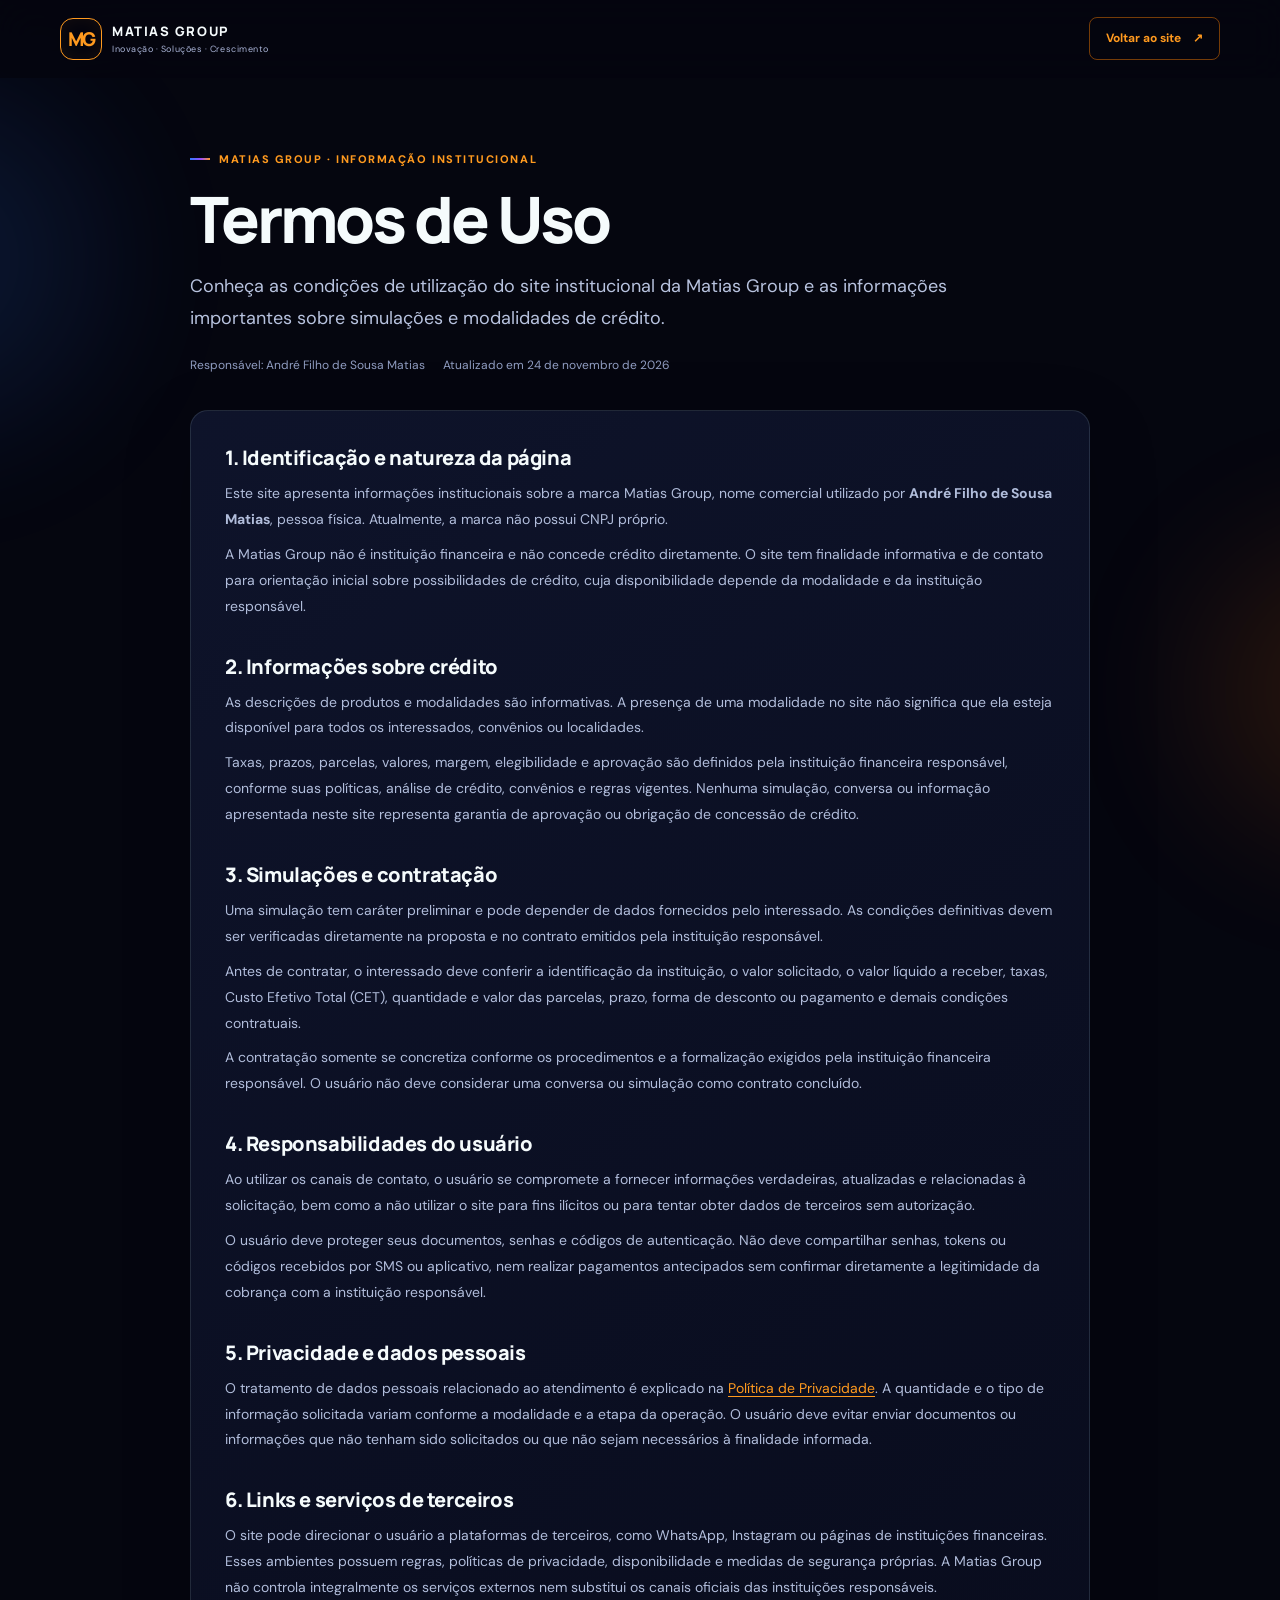
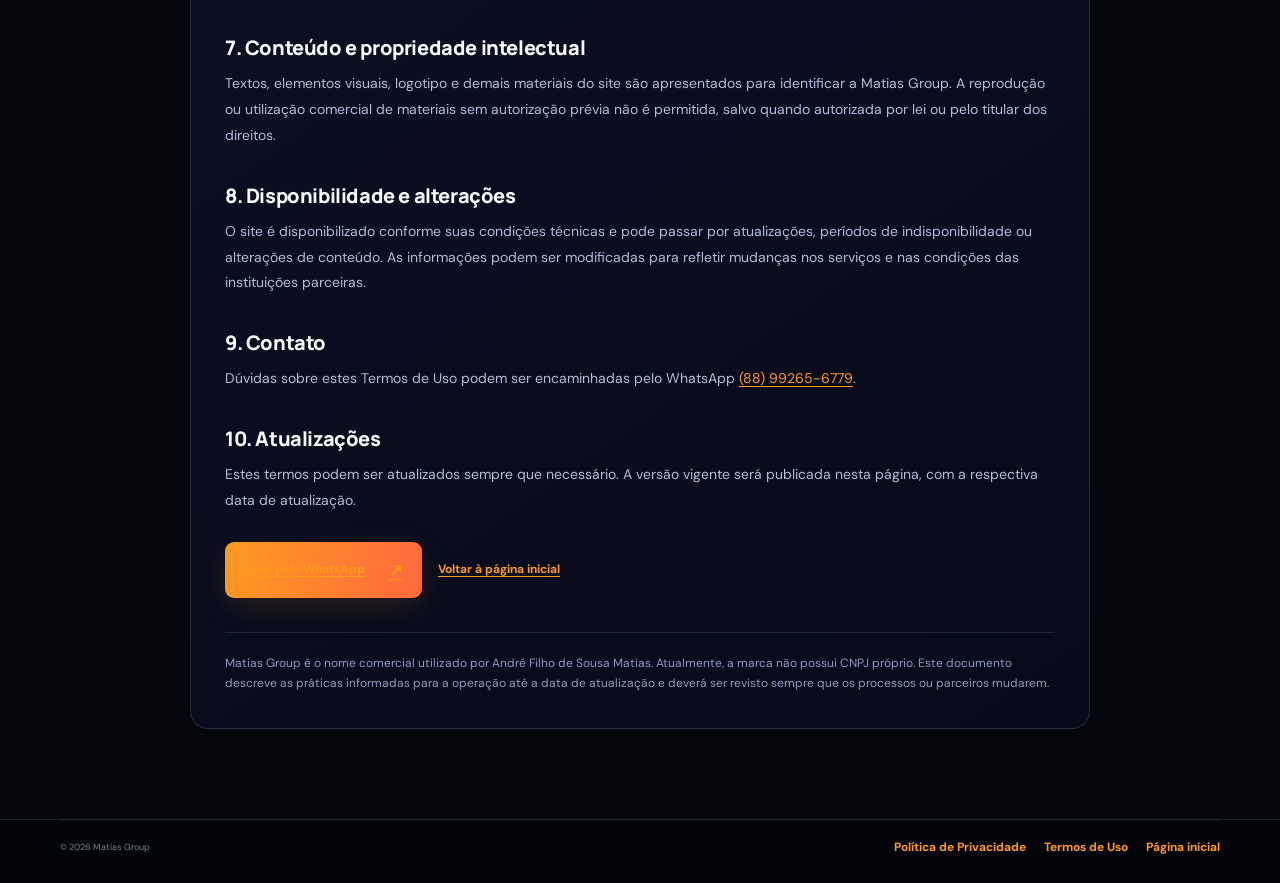
<file: termos/index.html>
<!doctype html>
<html lang="pt-BR">
<head>
  <meta charset="utf-8">
  <meta name="viewport" content="width=device-width, initial-scale=1">
  <meta name="theme-color" content="#05060f">
  <meta name="description" content="Conheça as condições de utilização do site institucional da Matias Group e as informações importantes sobre simulações e modalidades de crédito.">
  <meta name="robots" content="index, follow">
  <link rel="canonical" href="https://matias-group.vercel.app/termos/">
  <meta property="og:type" content="website">
  <meta property="og:locale" content="pt_BR">
  <meta property="og:site_name" content="Matias Group">
  <meta property="og:title" content="Termos de Uso | Matias Group">
  <meta property="og:description" content="Conheça as condições de utilização do site institucional da Matias Group e as informações importantes sobre simulações e modalidades de crédito.">
  <meta property="og:url" content="https://matias-group.vercel.app/termos/">
  <meta property="og:image" content="https://matias-group.vercel.app/assets/logo-matias-group.webp">
  <title>Termos de Uso | Matias Group</title>
  <link rel="icon" type="image/png" href="../assets/favicon.png">
  <link rel="preload" href="../assets/fonts/manrope-latin-wght-normal.woff2" as="font" type="font/woff2" crossorigin>
  <link rel="preload" href="../assets/fonts/dm-sans-latin-wght-normal.woff2" as="font" type="font/woff2" crossorigin>
  <link rel="stylesheet" href="../style.css">
</head>
<body>
  <div class="ambient ambient--one" aria-hidden="true"></div>
  <div class="ambient ambient--two" aria-hidden="true"></div>
  <header class="site-header">
    <a class="brand" href="/" aria-label="Matias Group — página inicial">
      <span class="brand-mark" aria-hidden="true">MG</span>
      <span class="brand-copy"><strong>MATIAS GROUP</strong><small>Inovação · Soluções · Crescimento</small></span>
    </a>
    <a class="nav-cta" href="/" aria-label="Voltar ao site">Voltar ao site <span>↗</span></a>
  </header>
  <main class="legal-main">
    <div class="legal-wrap">
      <div class="legal-kicker">Matias Group · Informação institucional</div>
      <h1 class="legal-title">Termos de Uso</h1>
      <p class="legal-lead">Conheça as condições de utilização do site institucional da Matias Group e as informações importantes sobre simulações e modalidades de crédito.</p>
      <div class="legal-meta"><span>Responsável: André Filho de Sousa Matias</span><span>Atualizado em 24 de novembro de 2026</span></div>
      <article class="legal-card legal-content">
        
<h2>1. Identificação e natureza da página</h2>
<p>Este site apresenta informações institucionais sobre a marca Matias Group, nome comercial utilizado por <strong>André Filho de Sousa Matias</strong>, pessoa física. Atualmente, a marca não possui CNPJ próprio.</p>
<p>A Matias Group não é instituição financeira e não concede crédito diretamente. O site tem finalidade informativa e de contato para orientação inicial sobre possibilidades de crédito, cuja disponibilidade depende da modalidade e da instituição responsável.</p>

<h2>2. Informações sobre crédito</h2>
<p>As descrições de produtos e modalidades são informativas. A presença de uma modalidade no site não significa que ela esteja disponível para todos os interessados, convênios ou localidades.</p>
<p>Taxas, prazos, parcelas, valores, margem, elegibilidade e aprovação são definidos pela instituição financeira responsável, conforme suas políticas, análise de crédito, convênios e regras vigentes. Nenhuma simulação, conversa ou informação apresentada neste site representa garantia de aprovação ou obrigação de concessão de crédito.</p>

<h2>3. Simulações e contratação</h2>
<p>Uma simulação tem caráter preliminar e pode depender de dados fornecidos pelo interessado. As condições definitivas devem ser verificadas diretamente na proposta e no contrato emitidos pela instituição responsável.</p>
<p>Antes de contratar, o interessado deve conferir a identificação da instituição, o valor solicitado, o valor líquido a receber, taxas, Custo Efetivo Total (CET), quantidade e valor das parcelas, prazo, forma de desconto ou pagamento e demais condições contratuais.</p>
<p>A contratação somente se concretiza conforme os procedimentos e a formalização exigidos pela instituição financeira responsável. O usuário não deve considerar uma conversa ou simulação como contrato concluído.</p>

<h2>4. Responsabilidades do usuário</h2>
<p>Ao utilizar os canais de contato, o usuário se compromete a fornecer informações verdadeiras, atualizadas e relacionadas à solicitação, bem como a não utilizar o site para fins ilícitos ou para tentar obter dados de terceiros sem autorização.</p>
<p>O usuário deve proteger seus documentos, senhas e códigos de autenticação. Não deve compartilhar senhas, tokens ou códigos recebidos por SMS ou aplicativo, nem realizar pagamentos antecipados sem confirmar diretamente a legitimidade da cobrança com a instituição responsável.</p>

<h2>5. Privacidade e dados pessoais</h2>
<p>O tratamento de dados pessoais relacionado ao atendimento é explicado na <a href="/privacidade/">Política de Privacidade</a>. A quantidade e o tipo de informação solicitada variam conforme a modalidade e a etapa da operação. O usuário deve evitar enviar documentos ou informações que não tenham sido solicitados ou que não sejam necessários à finalidade informada.</p>

<h2>6. Links e serviços de terceiros</h2>
<p>O site pode direcionar o usuário a plataformas de terceiros, como WhatsApp, Instagram ou páginas de instituições financeiras. Esses ambientes possuem regras, políticas de privacidade, disponibilidade e medidas de segurança próprias. A Matias Group não controla integralmente os serviços externos nem substitui os canais oficiais das instituições responsáveis.</p>

<h2>7. Conteúdo e propriedade intelectual</h2>
<p>Textos, elementos visuais, logotipo e demais materiais do site são apresentados para identificar a Matias Group. A reprodução ou utilização comercial de materiais sem autorização prévia não é permitida, salvo quando autorizada por lei ou pelo titular dos direitos.</p>

<h2>8. Disponibilidade e alterações</h2>
<p>O site é disponibilizado conforme suas condições técnicas e pode passar por atualizações, períodos de indisponibilidade ou alterações de conteúdo. As informações podem ser modificadas para refletir mudanças nos serviços e nas condições das instituições parceiras.</p>

<h2>9. Contato</h2>
<p>Dúvidas sobre estes Termos de Uso podem ser encaminhadas pelo WhatsApp <a href="https://wa.me/5588992656779" target="_blank" rel="noopener noreferrer">(88) 99265-6779</a>.</p>

<h2>10. Atualizações</h2>
<p>Estes termos podem ser atualizados sempre que necessário. A versão vigente será publicada nesta página, com a respectiva data de atualização.</p>

        <div class="legal-actions">
          <a class="button button--primary" href="https://wa.me/5588992656779?text=Ol%C3%A1%2C%20quero%20falar%20sobre%20privacidade%20e%20dados%20pessoais.">Falar pelo WhatsApp <span>↗</span></a>
          <a class="legal-back" href="/">Voltar à página inicial</a>
        </div>
        <div class="legal-footer">
          Matias Group é o nome comercial utilizado por André Filho de Sousa Matias. Atualmente, a marca não possui CNPJ próprio. Este documento descreve as práticas informadas para a operação até a data de atualização e deverá ser revisto sempre que os processos ou parceiros mudarem.
        </div>
      </article>
    </div>
  </main>
  <footer class="site-footer">
    <div class="section-shell footer-bottom">
      <span>© 2026 Matias Group</span>
      <nav class="footer-legal-links" aria-label="Informações legais">
        <a href="/privacidade/">Política de Privacidade</a>
        <a href="/termos/">Termos de Uso</a>
        <a href="/">Página inicial</a>
      </nav>
    </div>
  </footer>
</body>
</html>
</file>
<file: style.css>
/* MATIAS GROUP — mobile-first design system */
/* Fontes hospedadas no próprio site (sem Google Fonts): carregam mais rápido e não expõem o IP do visitante a terceiros */
@font-face{font-family:"Manrope";font-style:normal;font-weight:200 800;font-display:swap;src:url(assets/fonts/manrope-latin-wght-normal.woff2) format("woff2");unicode-range:U+0000-00FF,U+0131,U+0152-0153,U+02BB-02BC,U+02C6,U+02DA,U+02DC,U+0304,U+0308,U+0329,U+2000-206F,U+20AC,U+2122,U+2191,U+2193,U+2212,U+2215,U+FEFF,U+FFFD}
@font-face{font-family:"DM Sans";font-style:normal;font-weight:100 1000;font-display:swap;src:url(assets/fonts/dm-sans-latin-wght-normal.woff2) format("woff2");unicode-range:U+0000-00FF,U+0131,U+0152-0153,U+02BB-02BC,U+02C6,U+02DA,U+02DC,U+0304,U+0308,U+0329,U+2000-206F,U+20AC,U+2122,U+2191,U+2193,U+2212,U+2215,U+FEFF,U+FFFD}
:root{
  --cyan:#ff9a1f;--cyan-2:#ff6a3d;--blue:#2f7bff;--grad:linear-gradient(95deg,#2f7bff,#9a4dff 55%,#ff9a1f);--ink:#05060f;--ink-2:#0a0d1f;--panel:#0d1228;
  --gray:#a9b4d6;--muted:#8f9cc0;--white:#f5fbfc;--line:rgba(180,220,225,.14);
  --font-head:"Manrope",sans-serif;--font-body:"DM Sans",sans-serif;--page:1160px;
  --ease:cubic-bezier(.2,.75,.25,1);
}
*{box-sizing:border-box}
html{scroll-behavior:smooth;scroll-padding-top:84px;-webkit-text-size-adjust:100%;text-size-adjust:100%}
body{margin:0;background:var(--ink);color:var(--white);font-family:var(--font-body);font-size:16px;line-height:1.65;overflow-x:hidden}
body.menu-open{overflow:hidden}
a{color:inherit;text-decoration:none}
button{font:inherit}
img{display:block;max-width:100%}
main{overflow-x:clip}
::selection{background:var(--cyan);color:var(--ink)}
.section-shell{width:min(calc(100% - 40px),var(--page));margin-inline:auto}
.section-pad{padding-block:88px}
.ambient{position:fixed;z-index:-2;pointer-events:none;filter:blur(75px);opacity:.13;border-radius:50%}
.ambient--one{width:340px;height:340px;background:var(--blue);top:10%;left:-240px}
.ambient--two{width:300px;height:300px;background:#ff7300;right:-220px;top:60%}
.spark-field{position:fixed;inset:0;z-index:-1;pointer-events:none;overflow:hidden}
.spark{position:absolute;width:3px;height:3px;border-radius:50%;background:var(--cyan);opacity:0;box-shadow:0 0 12px 2px rgba(255,154,31,.6);animation:spark-rise var(--dur,8s) linear infinite;animation-delay:var(--delay,0s)}
@keyframes spark-rise{0%{transform:translate3d(0,25px,0) scale(.5);opacity:0}12%{opacity:.8}78%{opacity:.45}100%{transform:translate3d(var(--drift,20px),-100vh,0) scale(0);opacity:0}}
.site-header{position:sticky;top:0;z-index:50;display:flex;align-items:center;justify-content:space-between;padding:14px max(20px,calc((100vw - var(--page))/2));background:rgba(5,6,15,.82);border-bottom:1px solid transparent;backdrop-filter:blur(18px);transition:border-color .3s,background .3s}
.site-header.is-scrolled{border-color:var(--line);background:rgba(5,6,15,.95);backdrop-filter:none}
.brand{display:inline-flex;align-items:center;gap:10px;flex-shrink:0}
.brand-mark{width:42px;height:42px;display:grid;place-items:center;position:relative;border:1.5px solid var(--cyan);border-radius:13px;color:var(--cyan);font:800 19px var(--font-head);letter-spacing:-2px;box-shadow:inset 0 0 18px rgba(255,154,31,.07)}
.brand-mark>span{font-size:10px;position:absolute;right:5px;top:3px;letter-spacing:0}
.brand-copy{display:flex;flex-direction:column;line-height:1.2}
.brand-copy strong{font:800 13px var(--font-head);letter-spacing:.07em}
.brand-copy small{font-size:9px;color:var(--gray);margin-top:4px}
.main-nav{display:none;align-items:center;gap:26px}
.main-nav>a:not(.nav-cta){font-size:13px;color:#c4cbe6;transition:color .2s}
.main-nav>a:not(.nav-cta):hover{color:var(--cyan)}
.nav-cta{font-size:12px;font-weight:700;padding:11px 16px;border:1px solid rgba(255, 128, 0, 0.45);border-radius:8px;color:var(--cyan)}
.nav-cta span{margin-left:9px}
.menu-toggle{width:42px;height:42px;border:1px solid var(--line);border-radius:10px;background:transparent;display:grid;align-content:center;justify-items:center;gap:5px;cursor:pointer}
.menu-toggle span{width:17px;height:2px;background:var(--white);transition:transform .25s,opacity .25s}
.menu-toggle[aria-expanded=true] span:first-child{transform:translateY(7px) rotate(45deg)}
.menu-toggle[aria-expanded=true] span:nth-child(2){opacity:0}
.menu-toggle[aria-expanded=true] span:last-child{transform:translateY(-7px) rotate(-45deg)}
.main-nav.is-open{display:flex;max-height:calc(100vh - 70px);max-height:calc(100dvh - 70px);overflow-y:auto;position:absolute;top:100%;left:0;right:0;background:rgba(5,6,15,.98);padding:22px 24px 28px;flex-direction:column;align-items:stretch;gap:18px;border-bottom:1px solid var(--line)}
.hero{position:relative;min-height:680px;padding-top:72px;padding-bottom:70px;display:grid;align-items:center;gap:44px}
.hero-copy{position:relative;z-index:2}
.eyebrow{display:flex;align-items:center;gap:10px;color:var(--cyan);font-size:10px;font-weight:700;letter-spacing:.17em;text-transform:uppercase}
.eyebrow i{width:22px;height:1px;background:var(--cyan);display:inline-block;box-shadow:0 0 10px var(--cyan)}
h1,h2,h3,p{margin-top:0}
h1,h2{font-family:var(--font-head);letter-spacing:-.055em;line-height:1.09}
h1{font-size:clamp(2.55rem,10vw,4.7rem);font-weight:800;margin:22px 0}
h1 span,h2 span{color:var(--cyan)}
.hero-copy>p{max-width:510px;color:#b4bddb;font-size:15px;line-height:1.8}
.hero-actions{display:flex;flex-direction:column;align-items:flex-start;gap:20px;margin-top:30px}
.button{display:inline-flex;align-items:center;justify-content:center;gap:24px;padding:14px 19px;border-radius:9px;font-size:12px;font-weight:700;transition:transform .25s var(--ease),box-shadow .25s,background .25s}
@media(hover:hover){.button:hover{transform:translateY(-3px)}}
.button--primary{background:var(--cyan);color:#1a0d00;box-shadow:0 8px 30px rgba(255,154,31,.13)}
.button--primary:hover{box-shadow:0 10px 36px rgba(255, 174, 0, 0.3);background:#ffb347}
.button--outline{border:1px solid rgba(255, 153, 0, 0.45);color:var(--cyan)}
.button span{font-size:17px}
.text-link{display:inline-flex;align-items:center;gap:13px;font-size:12px;font-weight:700;color:var(--white);border-bottom:1px solid rgba(255,154,31,.5);padding-bottom:6px}
.text-link span{color:var(--cyan);font-size:17px;transition:transform .2s}
.text-link:hover span{transform:translate(3px,-2px)}
.hero-proof{display:flex;align-items:center;gap:12px;margin-top:36px;color:#92a5ab;font-size:11px;line-height:1.45}
.hero-proof strong{color:#eaf4f5;font-size:12px}
.proof-icon{display:grid;place-items:center;width:36px;height:36px;border:1px solid var(--line);border-radius:50%;color:var(--cyan);font-size:18px}
.hero-visual{height:350px;position:relative;display:grid;place-items:center}
.hero-image{position:relative;width:79%;height:300px;z-index:2;transform:rotate(2deg);border-radius:140px 140px 22px 22px;overflow:hidden;border:1px solid rgba(255,154,31,.28);background:#141a3a}
.hero-image img,.about-photo img,.team-image img{width:100%;height:100%;object-fit:cover}
.image-frame{position:relative;background:linear-gradient(140deg,#141a3a,#070916);overflow:hidden}
.image-frame img{position:relative;z-index:1}
.image-frame img:not([src]),.image-frame img[src=""]{color:transparent}
.image-fallback{position:absolute;inset:0;display:flex;flex-direction:column;align-items:center;justify-content:center;text-align:center;color:rgba(255,154,31,.8);background:radial-gradient(ellipse at 50% 30%,rgba(255,154,31,.13),transparent 65%),linear-gradient(145deg,#141a3a,#070916);z-index:0}
.image-fallback span{font:800 clamp(28px,8vw,54px) var(--font-head);letter-spacing:.08em}
.image-fallback small{font-size:10px;color:#91a9af;margin-top:10px}
.hero-image .image-fallback{border-radius:inherit}
.hero-orbit{position:absolute;border:1px solid rgba(255,154,31,.16);border-radius:50%;aspect-ratio:1}
.orbit-a{width:330px;animation:orbit 28s linear infinite}
.orbit-b{width:275px;border-style:dashed;animation:orbit 40s linear infinite reverse}
@keyframes orbit{to{transform:rotate(360deg)}}
.floating-card{position:absolute;z-index:3;display:flex;align-items:center;gap:10px;padding:12px 14px;background:rgba(12,16,40,.88);border:1px solid rgba(255,154,31,.24);border-radius:12px;box-shadow:0 15px 40px #00000080;animation:float 5s ease-in-out infinite}
.floating-card strong,.floating-card small{display:block;white-space:nowrap}
.floating-card strong{font-size:10px}.floating-card small{font-size:9px;color:#91a7ae;margin-top:2px}
.floating-card--top{top:12px;left:-2px}.floating-card--bottom{right:-4px;bottom:12px;animation-delay:-2s}
.mini-icon{width:25px;height:25px;display:grid;place-items:center;border-radius:8px;background:rgba(255,154,31,.13);color:var(--cyan)}
.pulse-dot,.status i{width:7px;height:7px;background:var(--cyan);border-radius:50%;box-shadow:0 0 0 5px rgba(255,154,31,.1);animation:pulse 2s infinite}
@keyframes pulse{50%{box-shadow:0 0 0 9px rgba(255,154,31,0)}}
@keyframes float{0%,100%{transform:translateY(0)}50%{transform:translateY(-9px)}}
.visual-cross{position:absolute;color:var(--cyan);opacity:.75;text-shadow:0 0 18px rgba(255,154,31,.5)}
.cross-one{top:23%;right:0;font-size:21px}.cross-two{bottom:15%;left:1%;font-size:14px}
.scroll-cue{display:none}
.trust-strip{display:flex;align-items:center;justify-content:center;flex-wrap:wrap;gap:13px;padding:22px 20px;background:#0a0d1f;border-block:1px solid var(--line);color:#c5d1d4;font-size:10px;text-align:center}
.trust-strip div{display:flex;align-items:center;gap:8px}.trust-strip div span{color:var(--cyan);font-size:9px}.trust-strip>i{height:20px;width:1px;background:var(--line)}
.section-heading{margin-bottom:38px}
.section-heading h2,.manifesto h2,.team-copy h2,.contact-copy h2{font-size:clamp(2rem,7.6vw,3.5rem);margin:18px 0 0;font-weight:800}
.about-grid{display:grid;gap:32px}
.about-photo{height:310px;border-radius:12px}
.photo-caption{position:absolute;bottom:14px;left:14px;right:14px;padding:11px 14px;background:rgba(4,5,14,.83);backdrop-filter:blur(8px);font-size:10px;display:flex;align-items:center;gap:9px;z-index:2}
.caption-line{width:18px;height:2px;background:var(--cyan)}
.about-content .lead{font:700 19px/1.5 var(--font-head);color:#e9f3f5;margin-bottom:14px}
.about-content>p:not(.lead){font-size:13px;color:#91a4aa;line-height:1.85}
.about-content .text-link{margin-top:8px}
.about-signature{display:flex;align-items:center;gap:11px;margin-top:30px;padding-top:20px;border-top:1px solid var(--line)}
.signature-mark{font:800 19px var(--font-head);color:var(--cyan);border:1px solid rgba(255,154,31,.4);border-radius:8px;padding:7px 9px}
.about-signature strong,.about-signature small{display:block}.about-signature strong{font-size:12px}.about-signature small{font-size:10px;color:var(--muted)}
.solutions{background:#080b1a;border-block:1px solid rgba(255,154,31,.07);position:relative;overflow:hidden}
.solutions:before{content:"";position:absolute;width:400px;height:400px;right:-220px;top:10%;border:1px solid rgba(255,154,31,.09);border-radius:50%;box-shadow:0 0 0 40px rgba(255,154,31,.018),0 0 0 90px rgba(255,154,31,.014);pointer-events:none}
.section-heading--split{display:grid;gap:18px}
.section-heading--split>p{max-width:390px;color:#8fa3a9;font-size:13px;line-height:1.8;align-self:end}
.solution-grid{display:grid;grid-template-columns:1fr;gap:13px}
.solution-card{position:relative;padding:23px 21px 21px;border:1px solid var(--line);border-radius:13px;background:linear-gradient(145deg,rgba(18,24,56,.88),rgba(8,11,28,.95));transition:transform .3s var(--ease),border-color .3s,background .3s;overflow:hidden}
@media(hover:hover){.solution-card:hover{transform:translateY(-5px);border-color:rgba(255,154,31,.48);background:#141a3a}}
.solution-card--featured{border-color:rgba(255,154,31,.35);box-shadow:inset 0 0 40px rgba(255,154,31,.035)}
.solution-top{display:flex;justify-content:space-between;align-items:center;color:#789099;font-size:9px;letter-spacing:.12em}
.card-arrow{color:var(--cyan);font-size:18px}
.solution-icon{margin:23px 0 14px;width:40px;height:40px;display:grid;place-items:center;color:var(--cyan);font-size:24px;border:1px solid rgba(255,154,31,.25);border-radius:11px;background:rgba(255,154,31,.05)}
.solution-card h3{font:700 17px/1.35 var(--font-head);margin-bottom:10px}
.solution-card p{color:#8fa2a8;font-size:12px;line-height:1.8;min-height:65px}
.card-link{display:flex;align-items:center;justify-content:space-between;padding-top:13px;border-top:1px solid var(--line);font-size:11px;font-weight:700;color:#d9e5e8}
.card-link span{font-size:17px;color:var(--cyan);transition:transform .2s}.card-link:hover span{transform:translateX(4px)}
.section-note{font-size:10px;color:#6f858d;line-height:1.7;margin:22px 0 0;max-width:800px}
.manifesto{position:relative;overflow:hidden;background:linear-gradient(115deg,#05060f 20%,#0d1230 100%)}
.manifesto-wave{position:absolute;right:-150px;top:-210px;width:520px;height:520px;border:1px solid rgba(255,154,31,.12);border-radius:45%;transform:rotate(25deg);box-shadow:0 0 0 30px rgba(255,154,31,.018),0 0 0 70px rgba(255,154,31,.015),0 0 0 120px rgba(255,154,31,.01);will-change:transform;animation:wave-drift 18s ease-in-out infinite alternate}
@keyframes wave-drift{to{transform:rotate(65deg) translate(-30px,25px);border-radius:50% 42% 55% 45%}}
.manifesto-grid{position:relative;display:grid;gap:35px}
.manifesto-copy>p{max-width:430px;color:#8ea3a9;font-size:13px;line-height:1.85;margin:22px 0 25px}
.value-list{border-top:1px solid var(--line)}
.value-item{display:grid;grid-template-columns:30px 1fr 18px;gap:12px;align-items:start;padding:20px 0;border-bottom:1px solid var(--line)}
.value-item>span{font-size:10px;color:var(--cyan);padding-top:3px}
.value-item h3{font:700 15px var(--font-head);margin:0 0 5px}
.value-item p{font-size:11px;color:#879ca3;margin:0;line-height:1.65}
.value-item>b{color:var(--cyan);font-size:15px;font-weight:400}
.journey .section-heading{margin-bottom:32px}
.journey-grid{display:grid;gap:24px}
.journey-step{position:relative;padding:0 0 5px 0}
.step-index{font:800 31px var(--font-head);color:var(--cyan);letter-spacing:-.06em}
.step-line{height:1px;background:linear-gradient(90deg,var(--cyan),rgba(255,154,31,.05));margin:13px 0 18px;position:relative}
.step-line:before{content:"";position:absolute;left:0;top:-2px;width:5px;height:5px;background:var(--cyan);border-radius:50%;box-shadow:0 0 10px var(--cyan)}
.journey-step h3{font:700 16px var(--font-head);margin-bottom:8px}
.journey-step p{font-size:12px;color:#8fa3a9;line-height:1.8;margin:0;max-width:330px}
.team-section{background:#080b1a;border-block:1px solid var(--line)}
.team-grid{display:grid;gap:32px;align-items:center}
.team-image{height:320px;border-radius:13px}
.team-sticker{position:absolute;bottom:16px;right:16px;padding:10px 13px;border-radius:8px;background:var(--cyan);color:#1a0d00;font-size:10px;font-weight:700;z-index:2;transform:rotate(-3deg)}
.team-sticker span{font-size:15px;margin-left:7px}
.team-copy>p{color:#8fa3a9;font-size:13px;line-height:1.85;margin:20px 0}
.team-copy .text-link{margin-top:3px}
.contact{position:relative;overflow:hidden;background:#080b1a;border-top:1px solid rgba(255,154,31,.12)}
.contact-glow{position:absolute;width:450px;height:450px;left:-230px;top:-150px;border-radius:50%;background:rgba(255,154,31,.08);filter:blur(75px)}
.contact-grid{position:relative;display:grid;gap:36px}
.contact-copy>p{color:#8fa3a9;font-size:13px;max-width:390px;margin:20px 0 25px}
.button--large{padding:16px 21px}
.contact-phones{display:flex;align-items:center;flex-wrap:wrap;gap:11px;margin-top:20px;color:#c7d5d9;font-size:12px}
.contact-phones span{height:15px;width:1px;background:var(--cyan);opacity:.7}
.contact-phones a:hover{color:var(--cyan)}
.contact-card{padding:24px;border:1px solid rgba(255,154,31,.23);border-radius:14px;background:linear-gradient(145deg,rgba(18,24,56,.94),rgba(8,11,28,.98));box-shadow:0 25px 80px rgba(0,0,0,.18)}
.contact-card-head{display:flex;align-items:center;justify-content:space-between;padding-bottom:23px;border-bottom:1px solid var(--line)}
.brand-mark--small{width:34px;height:34px;font-size:15px;border-radius:10px}
.status{display:flex;align-items:center;gap:9px;color:#9bb0b5;font-size:10px}
.status i{display:inline-block;width:6px;height:6px}
.contact-card h3{font:700 19px var(--font-head);margin:22px 0 9px}
.contact-card>p{font-size:12px;line-height:1.8;color:#91a7ad}
.contact-divider{height:1px;background:var(--line);margin:20px 0 8px}
.contact-detail{display:flex;align-items:center;gap:12px;padding:11px 0;border-bottom:1px solid rgba(180,220,225,.08);font-size:11px;color:#c7d5d9}
.contact-detail>span{font-size:17px;color:var(--cyan)}.contact-detail b{margin-left:auto;color:var(--cyan);font-size:15px;font-weight:400}
.map-link{display:flex;justify-content:space-between;align-items:center;margin-top:20px;color:var(--cyan);font-size:11px;font-weight:700}
.site-footer{background:#03040a;border-top:1px solid var(--line)}
.footer-main{display:flex;flex-direction:column;gap:20px;padding-block:30px}
.footer-main>p{font:700 14px/1.5 var(--font-head);margin:0;color:#dce8ea}
.footer-main>p span{color:var(--cyan)}
.back-top{font-size:11px;color:#8da1a7}
.footer-bottom{display:flex;flex-direction:column;gap:8px;padding-block:17px 25px;border-top:1px solid rgba(180,220,225,.08);font-size:9px;color:#71848a}
.footer-disclaimer{max-width:700px}
.whatsapp-float{position:fixed;right:17px;bottom:17px;z-index:40;width:52px;height:52px;display:grid;place-items:center;border-radius:50%;background:var(--cyan);color:#1a0d00;box-shadow:0 8px 30px rgba(255,154,31,.25);transition:transform .25s,box-shadow .25s}
@media(hover:hover){.whatsapp-float:hover{transform:translateY(-4px) scale(1.04);box-shadow:0 12px 38px rgba(255,154,31,.38)}}
.whatsapp-float svg{width:25px;height:25px;fill:none;stroke:currentColor;stroke-width:1.6;stroke-linecap:round;stroke-linejoin:round}
.reveal{opacity:0;transform:translateY(24px);transition:opacity .75s var(--ease),transform .75s var(--ease)}
.reveal.is-visible{opacity:1;transform:translateY(0)}
@media(prefers-reduced-motion:reduce){*,*::before,*::after{animation-duration:.01ms!important;animation-iteration-count:1!important;scroll-behavior:auto!important;transition-duration:.01ms!important}.reveal{opacity:1;transform:none}}
@media(min-width:600px){
  .section-shell{width:min(calc(100% - 64px),var(--page))}
  .site-header{padding-inline:max(32px,calc((100vw - var(--page))/2))}
  .hero{padding-top:85px;min-height:720px}
  .hero-actions{flex-direction:row;align-items:center}
  .hero-visual{height:410px}
  .hero-image{height:365px;width:72%}
  .orbit-a{width:390px}.orbit-b{width:330px}
  .floating-card--top{left:5%}.floating-card--bottom{right:3%}
  .about-grid,.team-grid{grid-template-columns:1fr 1fr;gap:38px;align-items:center}
  .about-photo,.team-image{height:370px}
  .solution-grid{grid-template-columns:repeat(2,minmax(0,1fr));gap:16px}
  .manifesto-grid{grid-template-columns:.9fr 1.1fr;gap:45px}
  .journey-grid{grid-template-columns:repeat(3,1fr);gap:24px}
  .contact-grid{grid-template-columns:1fr .9fr;gap:45px;align-items:center}
  .footer-main{flex-direction:row;align-items:center;justify-content:space-between}
  .footer-bottom{flex-direction:row;flex-wrap:wrap;justify-content:space-between}
}
@media(min-width:900px){
  .site-header{height:78px;padding-inline:max(40px,calc((100vw - var(--page))/2))}
  .menu-toggle{display:none}
  .main-nav{display:flex}
  .hero{grid-template-columns:1.02fr .98fr;gap:25px;min-height:min(760px,calc(100vh - 78px));padding-top:60px;padding-bottom:80px}
  .hero-visual{height:520px}
  .hero-image{height:455px;width:75%}
  .orbit-a{width:490px}.orbit-b{width:410px}
  .floating-card--top{top:60px;left:-2%}.floating-card--bottom{right:-3%;bottom:55px}
  .scroll-cue{position:absolute;bottom:24px;left:0;display:flex;align-items:center;gap:10px;color:#71868d;font-size:9px;letter-spacing:.1em;text-transform:uppercase}
  .scroll-cue span{height:25px;width:15px;border:1px solid #47616a;border-radius:12px;position:relative}
  .scroll-cue span:after{content:"";position:absolute;left:5px;top:5px;width:3px;height:5px;background:var(--cyan);border-radius:3px;animation:scroll-dot 1.5s infinite}
  @keyframes scroll-dot{to{transform:translateY(8px);opacity:0}}
  .trust-strip{gap:34px;padding-block:24px;font-size:11px}
  .section-pad{padding-block:115px}
  .section-heading{margin-bottom:48px}
  .about-grid{gap:80px}
  .about-photo{height:440px}
  .section-heading--split{grid-template-columns:1fr .7fr;align-items:end;gap:40px}
  .solution-grid{grid-template-columns:repeat(4,minmax(0,1fr))}
  .solution-card{padding:25px 20px 21px}
  .solution-card p{min-height:108px}
  .manifesto-grid{gap:100px}
  .journey-grid{gap:50px}
  .team-grid{gap:85px}
  .team-image{height:440px}
  .contact-grid{gap:100px}
  .contact-card{padding:32px}
}
@media(min-width:1200px){.hero h1{font-size:clamp(4rem,5vw,5.25rem)}}
@media(orientation:landscape) and (max-height:600px) and (min-width:700px){
  .hero{min-height:auto;padding-block:55px;grid-template-columns:1fr 1fr}
  .hero-visual{height:350px}.hero-image{height:310px}.orbit-a{width:340px}.orbit-b{width:290px}
}

/* ===== MATIAS GROUP — identidade neon (azul → violeta → laranja) ===== */
h1 span,h2 span{background:var(--grad);-webkit-background-clip:text;background-clip:text;color:transparent}
.eyebrow i,.caption-line{background:var(--grad)}
.button--primary{background:linear-gradient(100deg,#ff9a1f,#ff6a3d);color:#1a0d00}
.button--primary:hover{background:linear-gradient(100deg,#ffb347,#ff7a4d)}
.brand-logo{width:46px;height:35px;flex-shrink:0;filter:drop-shadow(0 0 8px rgba(154,77,255,.45))}
.brand-logo--small{width:40px;height:30px}
.brand-copy strong{letter-spacing:.12em}.brand-copy small{letter-spacing:.06em}
.solution-card:hover,.contact-card{border-color:rgba(47,123,255,.5)}
.hero-image{border-color:rgba(154,77,255,.4);box-shadow:0 0 60px rgba(47,123,255,.18),0 0 90px rgba(255,154,31,.1)}
.hero-orbit{border-color:rgba(47,123,255,.22)}
.about-photo--logo{display:grid;place-items:center;background:#05060f;border:1px solid rgba(154,77,255,.3);border-radius:22px;padding:10px;box-shadow:0 0 70px rgba(47,123,255,.15)}
.about-photo--logo img{width:100%;height:100%;object-fit:contain;border-radius:16px}
.solution-media{height:150px;margin:-23px -21px 18px;border-radius:13px 13px 0 0;border-bottom:1px solid var(--line)}
.solution-media img{width:100%;height:100%;object-fit:cover}
.solution-media .image-fallback span{font-size:22px}
.solution-card h3{margin-top:14px}
button.card-link{width:100%;background:none;border:0;border-top:1px solid var(--line);cursor:pointer;text-align:left;font-family:inherit}
.solution-card{display:flex;flex-direction:column}.solution-card p{flex:1}
/* Modal */
body.modal-open{overflow:hidden}
.modal{position:fixed;inset:0;z-index:150;display:grid;place-items:center;padding:16px}
.modal[hidden]{display:none}
.modal-backdrop{position:absolute;inset:0;background:rgba(3,4,12,.82);backdrop-filter:blur(8px);animation:fade .3s both}
.modal-panel{position:relative;width:min(760px,100%);max-height:calc(100vh - 32px);max-height:calc(100dvh - 32px);overflow:auto;border:1px solid rgba(154,77,255,.35);border-radius:18px;background:linear-gradient(150deg,#10162f,#070916);box-shadow:0 30px 120px rgba(0,0,0,.6),0 0 80px rgba(47,123,255,.15);animation:pop .4s var(--ease) both;outline:0}
@keyframes fade{from{opacity:0}}@keyframes pop{from{opacity:0;transform:translateY(24px) scale(.97)}}
.modal-close{position:absolute;top:12px;right:12px;z-index:3;width:38px;height:38px;border-radius:50%;border:1px solid rgba(255,255,255,.25);background:rgba(5,6,15,.7);color:#fff;font-size:22px;line-height:1;cursor:pointer}
.modal-close:hover{border-color:var(--cyan);color:var(--cyan)}
.modal-media{height:190px;border-radius:18px 18px 0 0}.modal-media img{width:100%;height:100%;object-fit:cover}
.modal-content{padding:26px 24px 28px}
.modal-tag{font-size:10px;letter-spacing:.15em;color:var(--cyan);font-weight:700}
.modal-content h3{font:800 clamp(1.4rem,5vw,2rem)/1.15 var(--font-head);letter-spacing:-.03em;margin:8px 0 12px}
.modal-intro{color:#b4bddb;font-size:14px;line-height:1.8}
.modal-content h4{font:700 12px var(--font-head);letter-spacing:.12em;text-transform:uppercase;color:var(--white);margin:22px 0 10px}
.modal-content ul{list-style:none;margin:0;padding:0;display:grid;gap:9px}
.modal-content li{position:relative;padding-left:22px;font-size:13px;line-height:1.65;color:#a9b4d6}
.modal-content li:before{content:"";position:absolute;left:0;top:.6em;width:8px;height:8px;border-radius:50%;background:var(--grad)}
.modal-note{margin:20px 0 0;font-size:11px;color:#7f8bb0;line-height:1.7}
.modal-actions{display:flex;flex-wrap:wrap;gap:12px;margin-top:22px}
.others-list{display:grid;gap:12px;margin-top:20px}
.other-item{display:grid;grid-template-columns:44px 1fr;gap:14px;padding:16px;border:1px solid var(--line);border-radius:13px;background:rgba(255,255,255,.02)}
.other-item:hover{border-color:rgba(255,154,31,.45)}
.other-ico{width:44px;height:44px;display:grid;place-items:center;border-radius:12px;border:1px solid rgba(154,77,255,.4);background:rgba(47,123,255,.08);color:var(--cyan);font-size:20px}
.other-item h4{margin:0 0 5px;font-size:14px;text-transform:none;letter-spacing:0}
.other-item p{margin:0 0 8px;font-size:12px;line-height:1.7;color:#a9b4d6}
.other-item a{font-size:11px;font-weight:700;color:var(--cyan)}
@media(min-width:700px){.modal-content{padding:32px 36px 36px}.modal-media{height:240px}.others-list{grid-template-columns:1fr 1fr}}
/* Pausa animações de seções fora da tela (economiza CPU/GPU e bateria; nada muda visualmente) */
.is-paused *,.is-paused *::before,.is-paused *::after{animation-play-state:paused!important}


/* ===== MATIAS GROUP — páginas legais ===== */
.footer-bottom{display:flex;flex-wrap:wrap;align-items:center;gap:12px 22px}
.footer-legal-links{display:flex;flex-wrap:wrap;gap:10px 18px}
.footer-legal-links a,.legal-back{color:var(--cyan);font-size:12px;font-weight:700}
.footer-legal-links a:hover,.legal-back:hover{text-decoration:underline;text-underline-offset:4px}
.legal-main{min-height:70vh;padding:64px 0 90px}
.legal-wrap{width:min(calc(100% - 40px),900px);margin-inline:auto}
.legal-kicker{display:inline-flex;align-items:center;gap:9px;color:var(--cyan);font-size:11px;font-weight:800;letter-spacing:.14em;text-transform:uppercase}
.legal-kicker:before{content:"";width:20px;height:2px;background:var(--grad)}
.legal-title{font:800 clamp(2.2rem,6vw,4rem)/1.08 var(--font-head);letter-spacing:-.045em;margin:16px 0}
.legal-lead{max-width:760px;color:#b8c3df;font-size:clamp(15px,2vw,18px);line-height:1.8}
.legal-meta{display:flex;flex-wrap:wrap;gap:8px 18px;color:var(--muted);font-size:12px;margin:22px 0 34px}
.legal-card{border:1px solid var(--line);border-radius:18px;background:linear-gradient(145deg,rgba(16,22,47,.88),rgba(8,11,27,.88));padding:clamp(20px,4vw,34px);box-shadow:0 20px 70px rgba(0,0,0,.18)}
.legal-content h2{font:800 20px/1.3 var(--font-head);letter-spacing:-.02em;margin:34px 0 10px;color:var(--white)}
.legal-content h2:first-child{margin-top:0}
.legal-content h3{font:700 15px/1.4 var(--font-head);margin:22px 0 8px;color:var(--white)}
.legal-content p,.legal-content li{font-size:14px;line-height:1.85;color:#b1bddb}
.legal-content p{margin:9px 0}
.legal-content ul{padding-left:22px;margin:10px 0}
.legal-content li{padding-left:4px;margin:5px 0}
.legal-content a{color:var(--cyan);text-decoration:underline;text-underline-offset:3px}
.legal-callout{margin:24px 0;padding:16px 18px;border:1px solid rgba(255,154,31,.28);border-radius:12px;background:rgba(255,154,31,.055);color:#d6def2;font-size:13px;line-height:1.75}
.legal-actions{display:flex;flex-wrap:wrap;align-items:center;gap:16px;margin-top:28px}
.legal-footer{margin-top:34px;padding-top:20px;border-top:1px solid var(--line);color:var(--muted);font-size:12px;line-height:1.7}
@media(max-width:600px){.legal-main{padding:42px 0 64px}.legal-card{border-radius:14px}.legal-content h2{font-size:18px}}
</file>
<file: noscript.css>
.reveal{opacity:1;transform:none}
</file>
